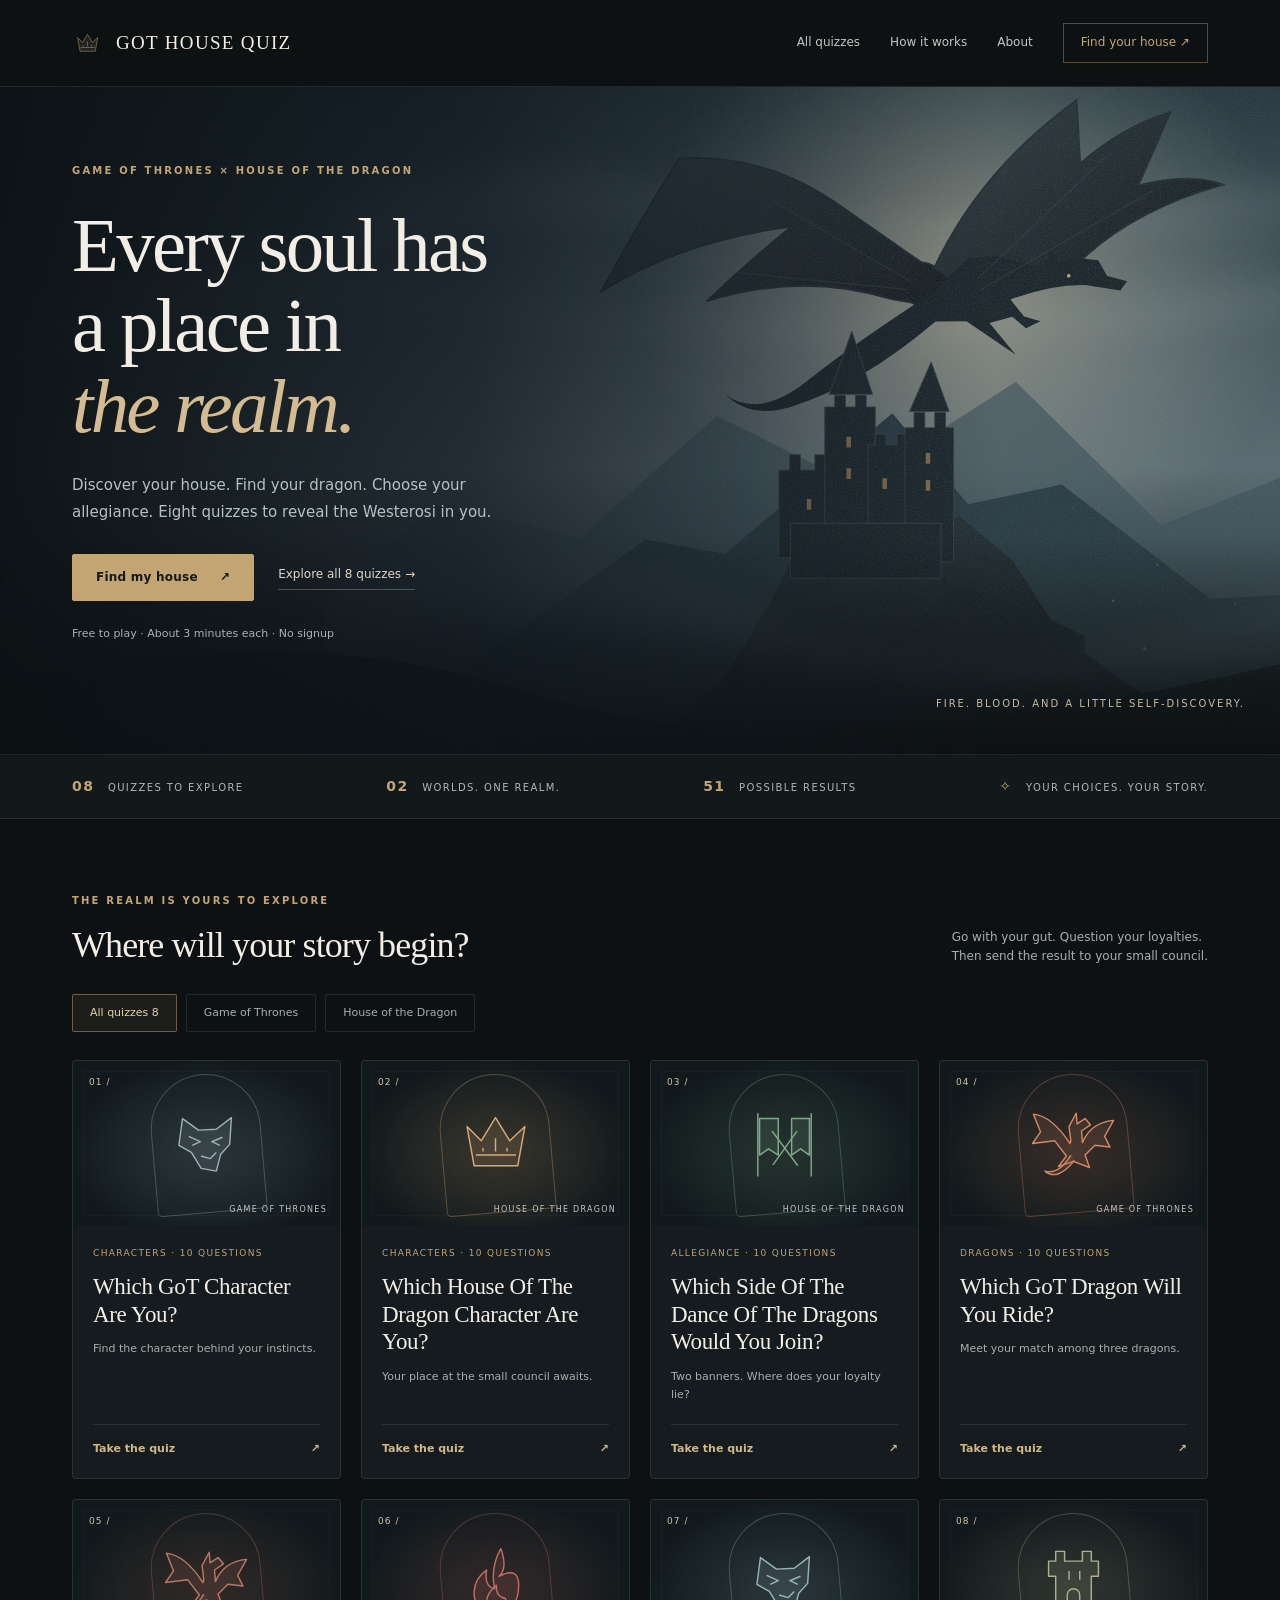
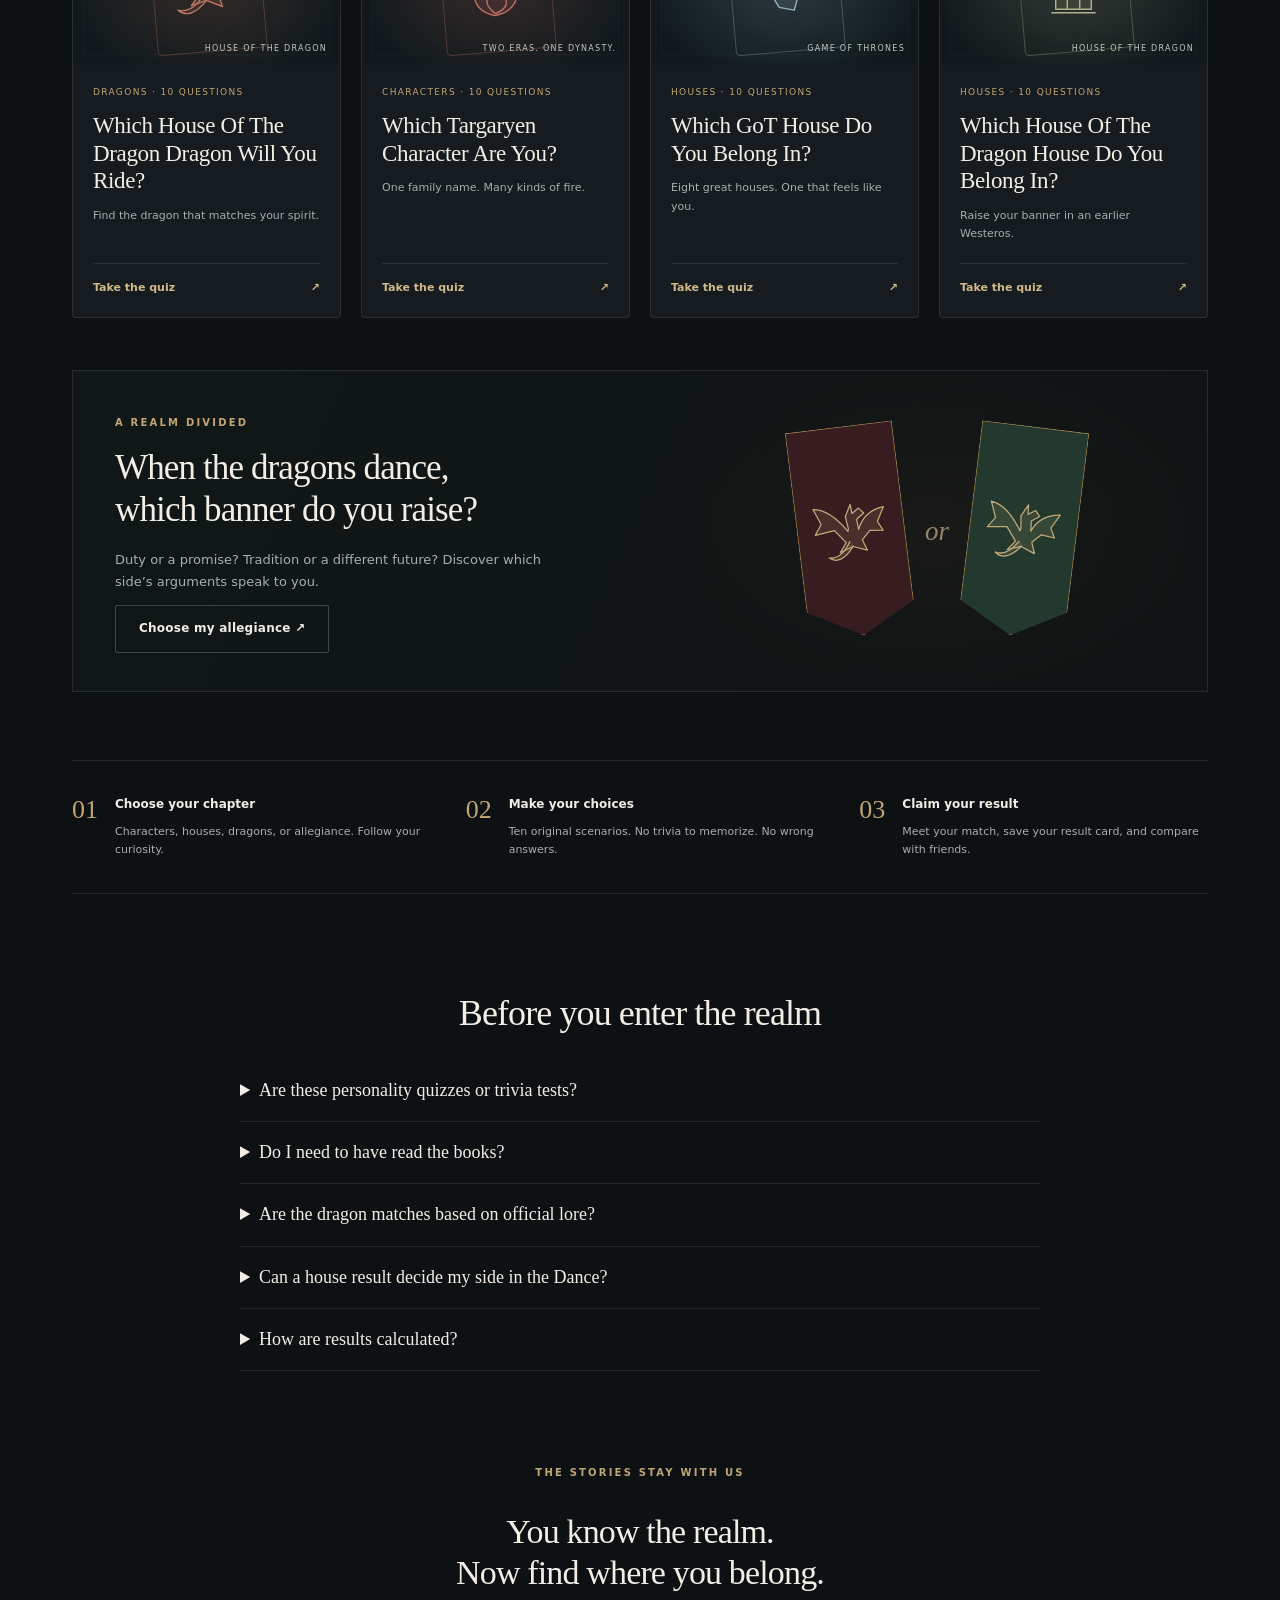
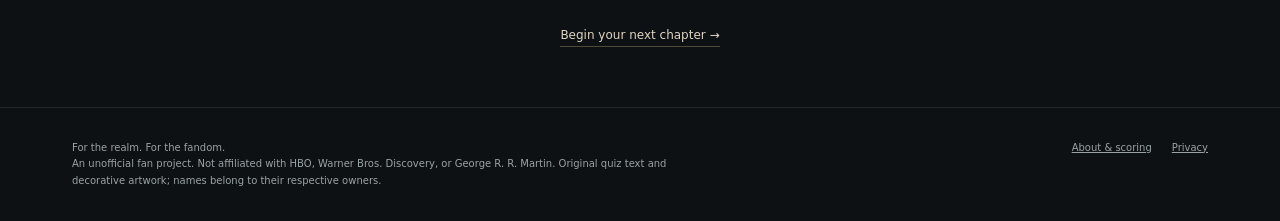
<file: index.html>
<!doctype html>
<html lang="en"><head><meta name="google-site-verification" content="bwlNrAToO60LU5d4-HhBfyoYWRVsmhYu_AOzkExhQyc" /><meta charset="utf-8"><meta name="viewport" content="width=device-width, initial-scale=1"><title>GoT House Quiz | 8 Game of Thrones &amp; House of the Dragon Quizzes</title><meta name="description" content="Find your Game of Thrones house, character, dragon, and more. Take eight free GoT and House of the Dragon personality quizzes with shareable results."><meta name="theme-color" content="#0d1113"><meta property="og:type" content="website"><meta property="og:title" content="GoT House Quiz | 8 Game of Thrones &amp; House of the Dragon Quizzes"><meta property="og:description" content="Find your Game of Thrones house, character, dragon, and more. Take eight free GoT and House of the Dragon personality quizzes with shareable results."><meta property="og:site_name" content="GoT House Quiz"><meta name="twitter:card" content="summary"><link rel="icon" type="image/svg+xml" href="favicon.svg"><link rel="stylesheet" href="styles.css"><script type="application/ld+json">{"@context":"https://schema.org","@type":"WebSite","name":"GoT House Quiz | 8 Game of Thrones & House of the Dragon Quizzes","description":"Find your Game of Thrones house, character, dragon, and more. Take eight free GoT and House of the Dragon personality quizzes with shareable results.","inLanguage":"en","isAccessibleForFree":true}</script><script src="app.js" defer></script></head><body><a class="skip" href="#main">Skip to content</a><header><div class="wrap"><nav class="nav" aria-label="Main navigation"><a class="brand" href="index.html"><svg viewBox="0 0 100 100" fill="currentColor" fill-opacity=".13" stroke="currentColor" stroke-width="1.6" stroke-linejoin="round" aria-hidden="true"><path d="M18 31l16 16 16-26 16 26 17-16-8 44H26z"/><path d="M28 63h45M36 55v4m14-15v15m13-4v4" fill="none"/></svg><span>GoT House Quiz</span></a><div class="nav-links"><a href="index.html#quizzes">All quizzes</a><a href="index.html#about">How it works</a><a href="about.html">About</a><a class="nav-cta" href="got-house.html">Find your house ↗</a></div></nav></div></header><main id="main"><section class="hero"><img class="scene" src="realm.svg" width="1600" height="740" alt="An original illustration of a dragon flying over a misty cliffside fortress" fetchpriority="high"><div class="wrap"><span class="eyebrow">GAME OF THRONES × HOUSE OF THE DRAGON</span><h1>Every soul has<br>a place in<br><em>the realm.</em></h1><p>Discover your house. Find your dragon. Choose your allegiance. Eight quizzes to reveal the Westerosi in you.</p><div class="hero-actions"><a class="btn" href="got-house.html">Find my house <span aria-hidden="true">↗</span></a><a class="text-link" href="#quizzes">Explore all 8 quizzes →</a></div><p class="micro">Free to play · About 3 minutes each · No signup</p></div><span class="index-number">FIRE. BLOOD. AND A LITTLE SELF-DISCOVERY.</span></section><div class="ribbon"><div class="wrap"><span><b>08</b> Quizzes to explore</span><span><b>02</b> Worlds. One realm.</span><span><b>51</b> Possible results</span><span><b>✧</b> Your choices. Your story.</span></div></div><section class="wrap section" id="quizzes"><div class="section-head"><div><span class="eyebrow">THE REALM IS YOURS TO EXPLORE</span><h2>Where will your story begin?</h2></div><p>Go with your gut. Question your loyalties.<br>Then send the result to your small council.</p></div><div class="filters" aria-label="Filter quizzes"><button class="filter" data-filter="all" aria-pressed="true">All quizzes <span>8</span></button><button class="filter" data-filter="got" aria-pressed="false">Game of Thrones</button><button class="filter" data-filter="hotd" aria-pressed="false">House of the Dragon</button></div><p id="filter-status" class="sr-only" role="status">Showing 8 quizzes.</p><div class="quiz-grid"><article class="card" data-series="got" style="--accent:#9bb1b8"><div class="card-art"><span class="num">01 /</span><svg viewBox="0 0 100 100" fill="currentColor" fill-opacity=".13" stroke="currentColor" stroke-width="1.6" stroke-linejoin="round" aria-hidden="true"><path d="M23 22l18 13 20-1 17-13-2 30-10 11-5 19-17-3-11-18-14-8z"/><path d="M30 42l13 6-9 4m34-9-12 5 9 4M44 64l10 3 7-7" fill="none"/></svg><span class="series-tag">GAME OF THRONES</span></div><div class="card-body"><span class="card-category">Characters · 10 questions</span><h3>Which GoT Character Are You?</h3><p>Find the character behind your instincts.</p><a href="got-character.html">Take the quiz <span aria-hidden="true">↗</span></a></div></article><article class="card" data-series="hotd" style="--accent:#d8aa77"><div class="card-art"><span class="num">02 /</span><svg viewBox="0 0 100 100" fill="currentColor" fill-opacity=".13" stroke="currentColor" stroke-width="1.6" stroke-linejoin="round" aria-hidden="true"><path d="M18 31l16 16 16-26 16 26 17-16-8 44H26z"/><path d="M28 63h45M36 55v4m14-15v15m13-4v4" fill="none"/></svg><span class="series-tag">HOUSE OF THE DRAGON</span></div><div class="card-body"><span class="card-category">Characters · 10 questions</span><h3>Which House Of The Dragon Character Are You?</h3><p>Your place at the small council awaits.</p><a href="hotd-character.html">Take the quiz <span aria-hidden="true">↗</span></a></div></article><article class="card" data-series="hotd" style="--accent:#80a98b"><div class="card-art"><span class="num">03 /</span><svg viewBox="0 0 100 100" fill="currentColor" fill-opacity=".13" stroke="currentColor" stroke-width="1.6" stroke-linejoin="round" aria-hidden="true"><path d="M20 16v71m60-71v71M22 22h21v41l-11-7-10 7zm36 0h20v41l-10-7-10 7z"/><path d="M37 74l27-38M36 36l29 39" fill="none"/></svg><span class="series-tag">HOUSE OF THE DRAGON</span></div><div class="card-body"><span class="card-category">Allegiance · 10 questions</span><h3>Which Side Of The Dance Of The Dragons Would You Join?</h3><p>Two banners. Where does your loyalty lie?</p><a href="dance-of-the-dragons.html">Take the quiz <span aria-hidden="true">↗</span></a></div></article><article class="card" data-series="got" style="--accent:#d28765"><div class="card-art"><span class="num">04 /</span><svg viewBox="0 0 100 100" fill="currentColor" fill-opacity=".13" stroke="currentColor" stroke-width="1.6" stroke-linejoin="round" aria-hidden="true"><path d="M46 50C29 24 14 18 5 17l8 20-9 13 25-3 13 17-9 12 17-6 18 7-5-14 11-11 17 2-6-12 10-18C74 26 65 37 60 49l-1-13 10-7-6-7-9 6-1-12-8 15 2 16z"/><path d="M47 63q-13 22-29 18 14 12 33-12"/></svg><span class="series-tag">GAME OF THRONES</span></div><div class="card-body"><span class="card-category">Dragons · 10 questions</span><h3>Which GoT Dragon Will You Ride?</h3><p>Meet your match among three dragons.</p><a href="got-dragon.html">Take the quiz <span aria-hidden="true">↗</span></a></div></article><article class="card" data-series="hotd" style="--accent:#b97762"><div class="card-art"><span class="num">05 /</span><svg viewBox="0 0 100 100" fill="currentColor" fill-opacity=".13" stroke="currentColor" stroke-width="1.6" stroke-linejoin="round" aria-hidden="true"><path d="M46 50C29 24 14 18 5 17l8 20-9 13 25-3 13 17-9 12 17-6 18 7-5-14 11-11 17 2-6-12 10-18C74 26 65 37 60 49l-1-13 10-7-6-7-9 6-1-12-8 15 2 16z"/><path d="M47 63q-13 22-29 18 14 12 33-12"/></svg><span class="series-tag">HOUSE OF THE DRAGON</span></div><div class="card-body"><span class="card-category">Dragons · 10 questions</span><h3>Which House Of The Dragon Dragon Will You Ride?</h3><p>Find the dragon that matches your spirit.</p><a href="hotd-dragon.html">Take the quiz <span aria-hidden="true">↗</span></a></div></article><article class="card" data-series="both" style="--accent:#bf6e65"><div class="card-art"><span class="num">06 /</span><svg viewBox="0 0 100 100" fill="currentColor" fill-opacity=".13" stroke="currentColor" stroke-width="1.6" stroke-linejoin="round" aria-hidden="true"><path d="M56 12q8 22-2 31 23-12 22 12-1 28-27 32-24-5-23-27 1-15 14-24-3 19 9 21-5-24 7-45z"/><path d="M50 85q-20-14 1-32-1 13 10 15 5 10-11 17" fill="none"/></svg><span class="series-tag">TWO ERAS. ONE DYNASTY.</span></div><div class="card-body"><span class="card-category">Characters · 10 questions</span><h3>Which Targaryen Character Are You?</h3><p>One family name. Many kinds of fire.</p><a href="targaryen-character.html">Take the quiz <span aria-hidden="true">↗</span></a></div></article><article class="card" data-series="got" style="--accent:#96b4bd"><div class="card-art"><span class="num">07 /</span><svg viewBox="0 0 100 100" fill="currentColor" fill-opacity=".13" stroke="currentColor" stroke-width="1.6" stroke-linejoin="round" aria-hidden="true"><path d="M23 22l18 13 20-1 17-13-2 30-10 11-5 19-17-3-11-18-14-8z"/><path d="M30 42l13 6-9 4m34-9-12 5 9 4M44 64l10 3 7-7" fill="none"/></svg><span class="series-tag">GAME OF THRONES</span></div><div class="card-body"><span class="card-category">Houses · 10 questions</span><h3>Which GoT House Do You Belong In?</h3><p>Eight great houses. One that feels like you.</p><a href="got-house.html">Take the quiz <span aria-hidden="true">↗</span></a></div></article><article class="card" data-series="hotd" style="--accent:#aeb08c"><div class="card-art"><span class="num">08 /</span><svg viewBox="0 0 100 100" fill="currentColor" fill-opacity=".13" stroke="currentColor" stroke-width="1.6" stroke-linejoin="round" aria-hidden="true"><path d="M30 26V15h10v11h20V15h10v11h8v17h-8v37H30V43h-8V26z"/><path d="M43 80V64a7 7 0 0 1 14 0v16M45 37v10m12-10v10M25 84h50" fill="none"/></svg><span class="series-tag">HOUSE OF THE DRAGON</span></div><div class="card-body"><span class="card-category">Houses · 10 questions</span><h3>Which House Of The Dragon House Do You Belong In?</h3><p>Raise your banner in an earlier Westeros.</p><a href="hotd-house.html">Take the quiz <span aria-hidden="true">↗</span></a></div></article></div><aside class="feature"><div class="feature-copy"><span class="eyebrow">A REALM DIVIDED</span><h2>When the dragons dance,<br>which banner do you raise?</h2><p>Duty or a promise? Tradition or a different future? Discover which side’s arguments speak to you.</p><a class="btn outline" href="dance-of-the-dragons.html">Choose my allegiance ↗</a></div><div class="feature-art" aria-hidden="true"><div class="banner"><svg viewBox="0 0 100 100" fill="currentColor" fill-opacity=".13" stroke="currentColor" stroke-width="1.6" stroke-linejoin="round" aria-hidden="true"><path d="M46 50C29 24 14 18 5 17l8 20-9 13 25-3 13 17-9 12 17-6 18 7-5-14 11-11 17 2-6-12 10-18C74 26 65 37 60 49l-1-13 10-7-6-7-9 6-1-12-8 15 2 16z"/><path d="M47 63q-13 22-29 18 14 12 33-12"/></svg></div><span>or</span><div class="banner"><svg viewBox="0 0 100 100" fill="currentColor" fill-opacity=".13" stroke="currentColor" stroke-width="1.6" stroke-linejoin="round" aria-hidden="true"><path d="M46 50C29 24 14 18 5 17l8 20-9 13 25-3 13 17-9 12 17-6 18 7-5-14 11-11 17 2-6-12 10-18C74 26 65 37 60 49l-1-13 10-7-6-7-9 6-1-12-8 15 2 16z"/><path d="M47 63q-13 22-29 18 14 12 33-12"/></svg></div></div></aside></section><section class="wrap" id="about"><div class="how"><article><strong>01</strong><div><h3>Choose your chapter</h3><p>Characters, houses, dragons, or allegiance. Follow your curiosity.</p></div></article><article><strong>02</strong><div><h3>Make your choices</h3><p>Ten original scenarios. No trivia to memorize. No wrong answers.</p></div></article><article><strong>03</strong><div><h3>Claim your result</h3><p>Meet your match, save your result card, and compare with friends.</p></div></article></div></section><section class="wrap section"><div class="faq"><h2>Before you enter the realm</h2><details><summary>Are these personality quizzes or trivia tests?</summary><p>Personality quizzes. Your preferences and decisions shape the result. You do not need to remember dates, family trees, or episode details.</p></details><details><summary>Do I need to have read the books?</summary><p>No. These quizzes are inspired by the television worlds and avoid book-only plot reveals. Names, general personalities, houses, and the central Blacks-versus-Greens conflict are referenced.</p></details><details><summary>Are the dragon matches based on official lore?</summary><p>The dragon names come from the shows; the rider styles and compatibility descriptions are playful fan interpretations. Results do not predict canon bonds or claim to reproduce official dragon personalities.</p></details><details><summary>Can a house result decide my side in the Dance?</summary><p>No. House belonging and allegiance are separate quizzes with separate questions. A Targaryen house result, for example, does not determine whether you join the Blacks or the Greens.</p></details><details><summary>How are results calculated?</summary><p>Each answer awards affinity points. Totals are adjusted for how many points each result can earn, then ranked. Ties are identified on the result screen. Read the <a href="about.html">scoring explanation</a> for details.</p></details></div></section><section class="wrap closing"><span class="eyebrow">THE STORIES STAY WITH US</span><h2>You know the realm.<br>Now find where you belong.</h2><a class="text-link" href="#quizzes">Begin your next chapter →</a></section></main><footer><div class="wrap"><p>For the realm. For the fandom.<br>An unofficial fan project. Not affiliated with HBO, Warner Bros. Discovery, or George R. R. Martin. Original quiz text and decorative artwork; names belong to their respective owners.</p><div class="footer-links"><a href="about.html">About & scoring</a><a href="privacy.html">Privacy</a></div></div></footer></body></html>
</file>
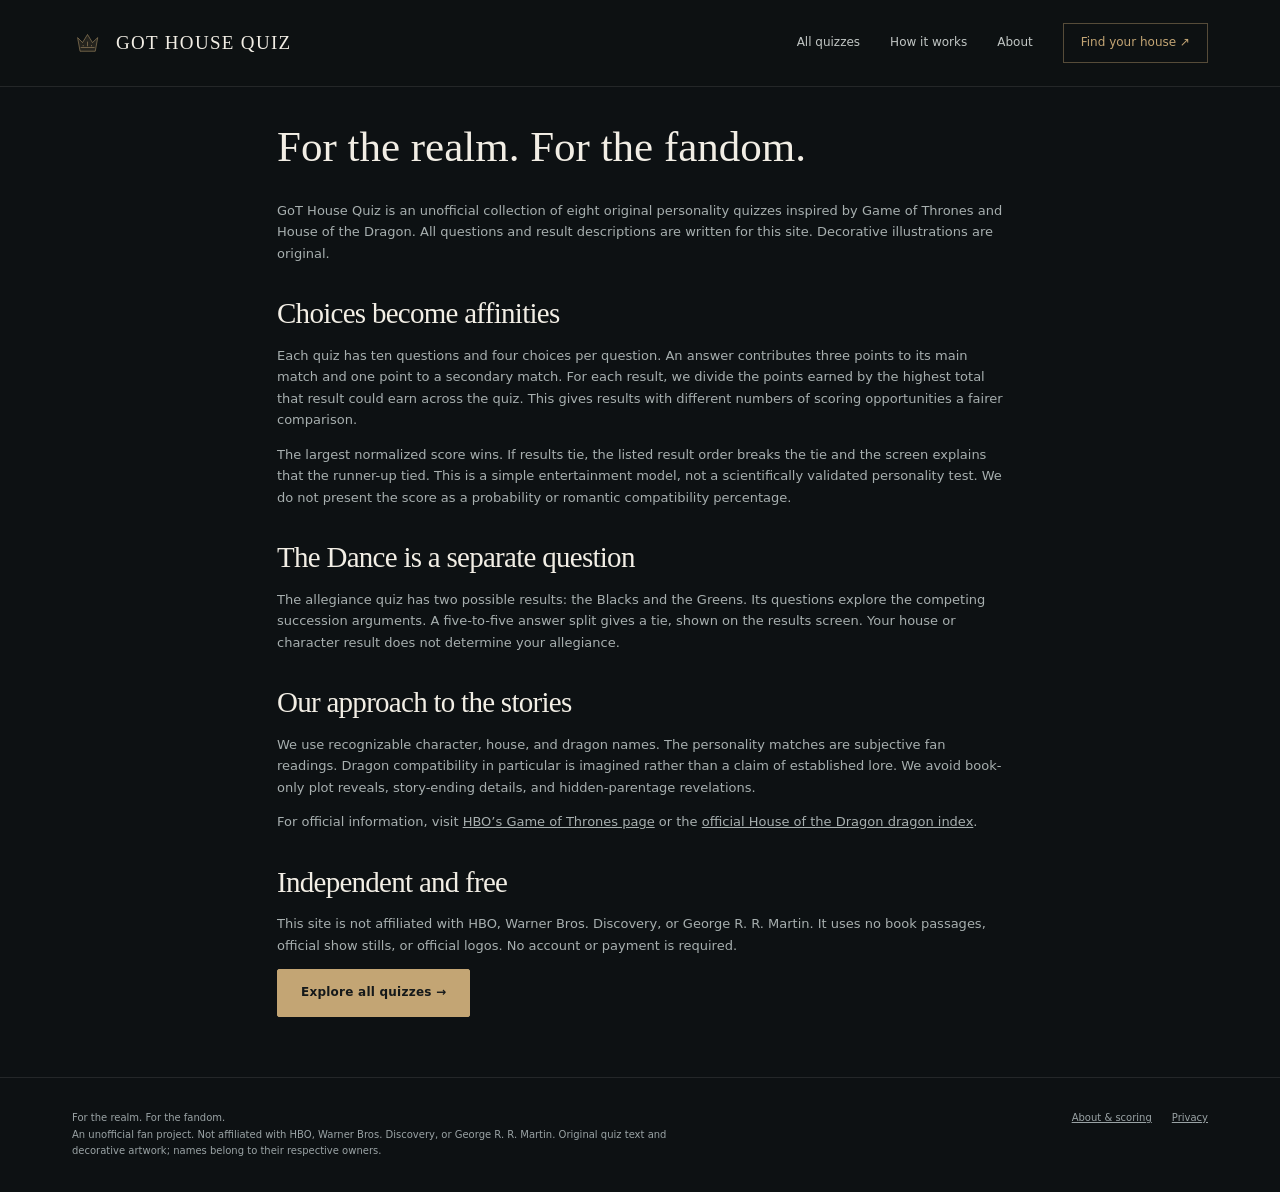
<file: about.html>
<!doctype html>
<html lang="en"><head><meta charset="utf-8"><meta name="viewport" content="width=device-width, initial-scale=1"><title>About &amp; Scoring | GoT House Quiz</title><meta name="description" content="Learn how our eight original fan personality quizzes calculate results and handle ties, privacy, and fictional character interpretations."><meta name="theme-color" content="#0d1113"><meta property="og:type" content="website"><meta property="og:title" content="About &amp; Scoring | GoT House Quiz"><meta property="og:description" content="Learn how our eight original fan personality quizzes calculate results and handle ties, privacy, and fictional character interpretations."><meta property="og:site_name" content="GoT House Quiz"><meta name="twitter:card" content="summary"><link rel="icon" type="image/svg+xml" href="favicon.svg"><link rel="stylesheet" href="styles.css"><script type="application/ld+json">{"@context":"https://schema.org","@type":"WebPage","name":"About & Scoring | GoT House Quiz","description":"Learn how our eight original fan personality quizzes calculate results and handle ties, privacy, and fictional character interpretations.","inLanguage":"en","isAccessibleForFree":true}</script><script src="app.js" defer></script></head><body><a class="skip" href="#main">Skip to content</a><header><div class="wrap"><nav class="nav" aria-label="Main navigation"><a class="brand" href="index.html"><svg viewBox="0 0 100 100" fill="currentColor" fill-opacity=".13" stroke="currentColor" stroke-width="1.6" stroke-linejoin="round" aria-hidden="true"><path d="M18 31l16 16 16-26 16 26 17-16-8 44H26z"/><path d="M28 63h45M36 55v4m14-15v15m13-4v4" fill="none"/></svg><span>GoT House Quiz</span></a><div class="nav-links"><a href="index.html#quizzes">All quizzes</a><a href="index.html#about">How it works</a><a href="about.html">About</a><a class="nav-cta" href="got-house.html">Find your house ↗</a></div></nav></div></header><main id="main"><div class="wrap text-content"><h1>For the realm. For the fandom.</h1><p>GoT House Quiz is an unofficial collection of eight original personality quizzes inspired by Game of Thrones and House of the Dragon. All questions and result descriptions are written for this site. Decorative illustrations are original.</p><h2>Choices become affinities</h2><p>Each quiz has ten questions and four choices per question. An answer contributes three points to its main match and one point to a secondary match. For each result, we divide the points earned by the highest total that result could earn across the quiz. This gives results with different numbers of scoring opportunities a fairer comparison.</p><p>The largest normalized score wins. If results tie, the listed result order breaks the tie and the screen explains that the runner-up tied. This is a simple entertainment model, not a scientifically validated personality test. We do not present the score as a probability or romantic compatibility percentage.</p><h2>The Dance is a separate question</h2><p>The allegiance quiz has two possible results: the Blacks and the Greens. Its questions explore the competing succession arguments. A five-to-five answer split gives a tie, shown on the results screen. Your house or character result does not determine your allegiance.</p><h2>Our approach to the stories</h2><p>We use recognizable character, house, and dragon names. The personality matches are subjective fan readings. Dragon compatibility in particular is imagined rather than a claim of established lore. We avoid book-only plot reveals, story-ending details, and hidden-parentage revelations.</p><p>For official information, visit <a href="https://www.hbo.com/game-of-thrones">HBO’s Game of Thrones page</a> or the <a href="https://hotd-dragon-index.micro.hbo.com/">official House of the Dragon dragon index</a>.</p><h2>Independent and free</h2><p>This site is not affiliated with HBO, Warner Bros. Discovery, or George R. R. Martin. It uses no book passages, official show stills, or official logos. No account or payment is required.</p><a class="btn" href="index.html#quizzes">Explore all quizzes →</a></div></main><footer><div class="wrap"><p>For the realm. For the fandom.<br>An unofficial fan project. Not affiliated with HBO, Warner Bros. Discovery, or George R. R. Martin. Original quiz text and decorative artwork; names belong to their respective owners.</p><div class="footer-links"><a href="about.html">About & scoring</a><a href="privacy.html">Privacy</a></div></div></footer></body></html>
</file>
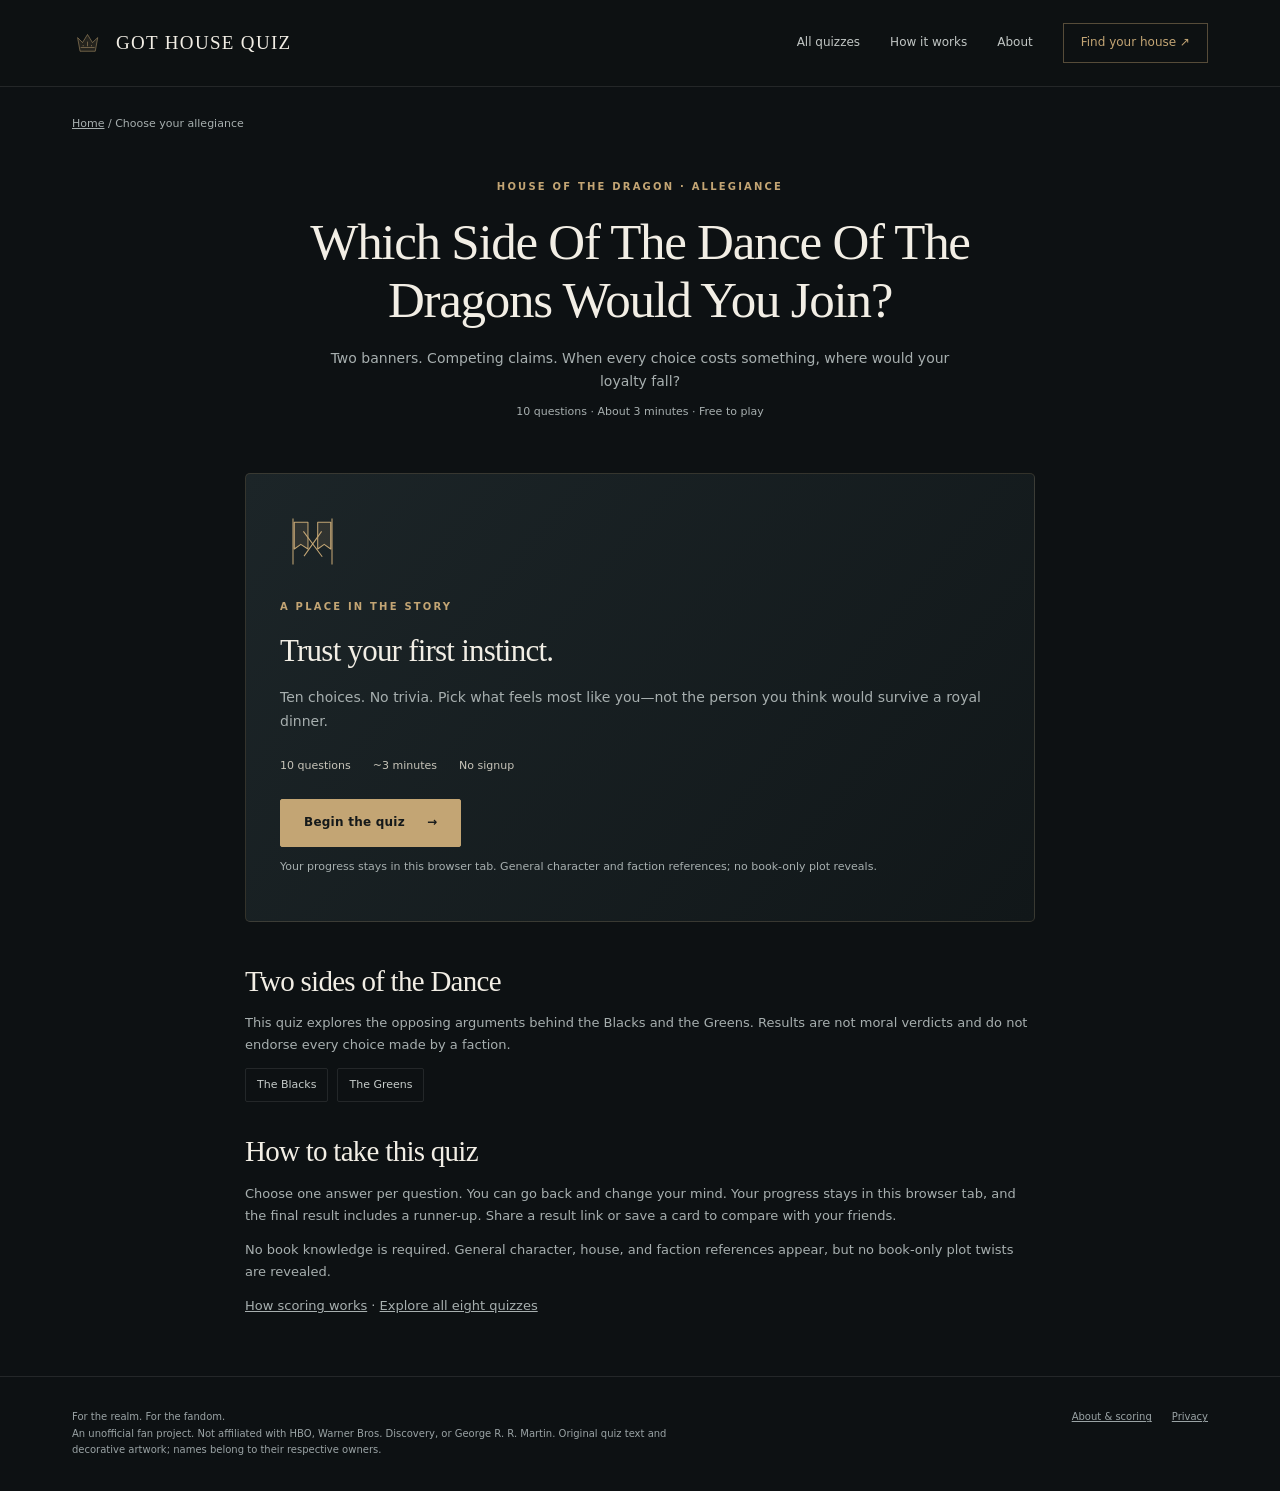
<file: dance-of-the-dragons.html>
<!doctype html>
<html lang="en"><head><meta charset="utf-8"><meta name="viewport" content="width=device-width, initial-scale=1"><title>Which Side Of The Dance Of The Dragons Would You Join? | GoT House Quiz</title><meta name="description" content="Team Black or Team Green? Take a ten-question Dance of the Dragons allegiance quiz exploring oaths, succession, institutions, and change."><meta name="theme-color" content="#0d1113"><meta property="og:type" content="website"><meta property="og:title" content="Which Side Of The Dance Of The Dragons Would You Join? | GoT House Quiz"><meta property="og:description" content="Team Black or Team Green? Take a ten-question Dance of the Dragons allegiance quiz exploring oaths, succession, institutions, and change."><meta property="og:site_name" content="GoT House Quiz"><meta name="twitter:card" content="summary"><link rel="icon" type="image/svg+xml" href="favicon.svg"><link rel="stylesheet" href="styles.css"><script type="application/ld+json">{"@context":"https://schema.org","@type":"WebPage","name":"Which Side Of The Dance Of The Dragons Would You Join? | GoT House Quiz","description":"Team Black or Team Green? Take a ten-question Dance of the Dragons allegiance quiz exploring oaths, succession, institutions, and change.","inLanguage":"en","isAccessibleForFree":true}</script><script src="quiz-data.js" defer></script><script src="quiz-engine.js" defer></script><script src="app.js" defer></script></head><body data-quiz="dance-of-the-dragons"><a class="skip" href="#main">Skip to content</a><header><div class="wrap"><nav class="nav" aria-label="Main navigation"><a class="brand" href="index.html"><svg viewBox="0 0 100 100" fill="currentColor" fill-opacity=".13" stroke="currentColor" stroke-width="1.6" stroke-linejoin="round" aria-hidden="true"><path d="M18 31l16 16 16-26 16 26 17-16-8 44H26z"/><path d="M28 63h45M36 55v4m14-15v15m13-4v4" fill="none"/></svg><span>GoT House Quiz</span></a><div class="nav-links"><a href="index.html#quizzes">All quizzes</a><a href="index.html#about">How it works</a><a href="about.html">About</a><a class="nav-cta" href="got-house.html">Find your house ↗</a></div></nav></div></header><main id="main"><div class="wrap"><div class="breadcrumbs"><a href="index.html">Home</a> / Choose your allegiance</div><div class="page-head"><span class="eyebrow">HOUSE OF THE DRAGON · ALLEGIANCE</span><h1>Which Side Of The Dance Of The Dragons Would You Join?</h1><p>Two banners. Competing claims. When every choice costs something, where would your loyalty fall?</p><p class="micro">10 questions · About 3 minutes · Free to play</p></div><div id="quiz-emblem" hidden><svg viewBox="0 0 100 100" fill="currentColor" fill-opacity=".13" stroke="currentColor" stroke-width="1.6" stroke-linejoin="round" aria-hidden="true"><path d="M20 16v71m60-71v71M22 22h21v41l-11-7-10 7zm36 0h20v41l-10-7-10 7z"/><path d="M37 74l27-38M36 36l29 39" fill="none"/></svg></div><section class="quiz-shell" id="quiz" tabindex="-1" aria-label="Interactive personality quiz"><h2>Your story starts here.</h2><p>Enable JavaScript to take the quiz and reveal your result.</p></section><noscript><p class="noscript">This interactive quiz needs JavaScript. You can still read the quiz description and possible matches below.</p></noscript><section class="text-content"><h2>Two sides of the Dance</h2><p>This quiz explores the opposing arguments behind the Blacks and the Greens. Results are not moral verdicts and do not endorse every choice made by a faction.</p><div class="outcomes"><span>The Blacks</span><span>The Greens</span></div><h2>How to take this quiz</h2><p>Choose one answer per question. You can go back and change your mind. Your progress stays in this browser tab, and the final result includes a runner-up. Share a result link or save a card to compare with your friends.</p><p>No book knowledge is required. General character, house, and faction references appear, but no book-only plot twists are revealed.</p><p><a href="about.html">How scoring works</a> · <a href="index.html#quizzes">Explore all eight quizzes</a></p></section></div></main><footer><div class="wrap"><p>For the realm. For the fandom.<br>An unofficial fan project. Not affiliated with HBO, Warner Bros. Discovery, or George R. R. Martin. Original quiz text and decorative artwork; names belong to their respective owners.</p><div class="footer-links"><a href="about.html">About & scoring</a><a href="privacy.html">Privacy</a></div></div></footer></body></html>
</file>
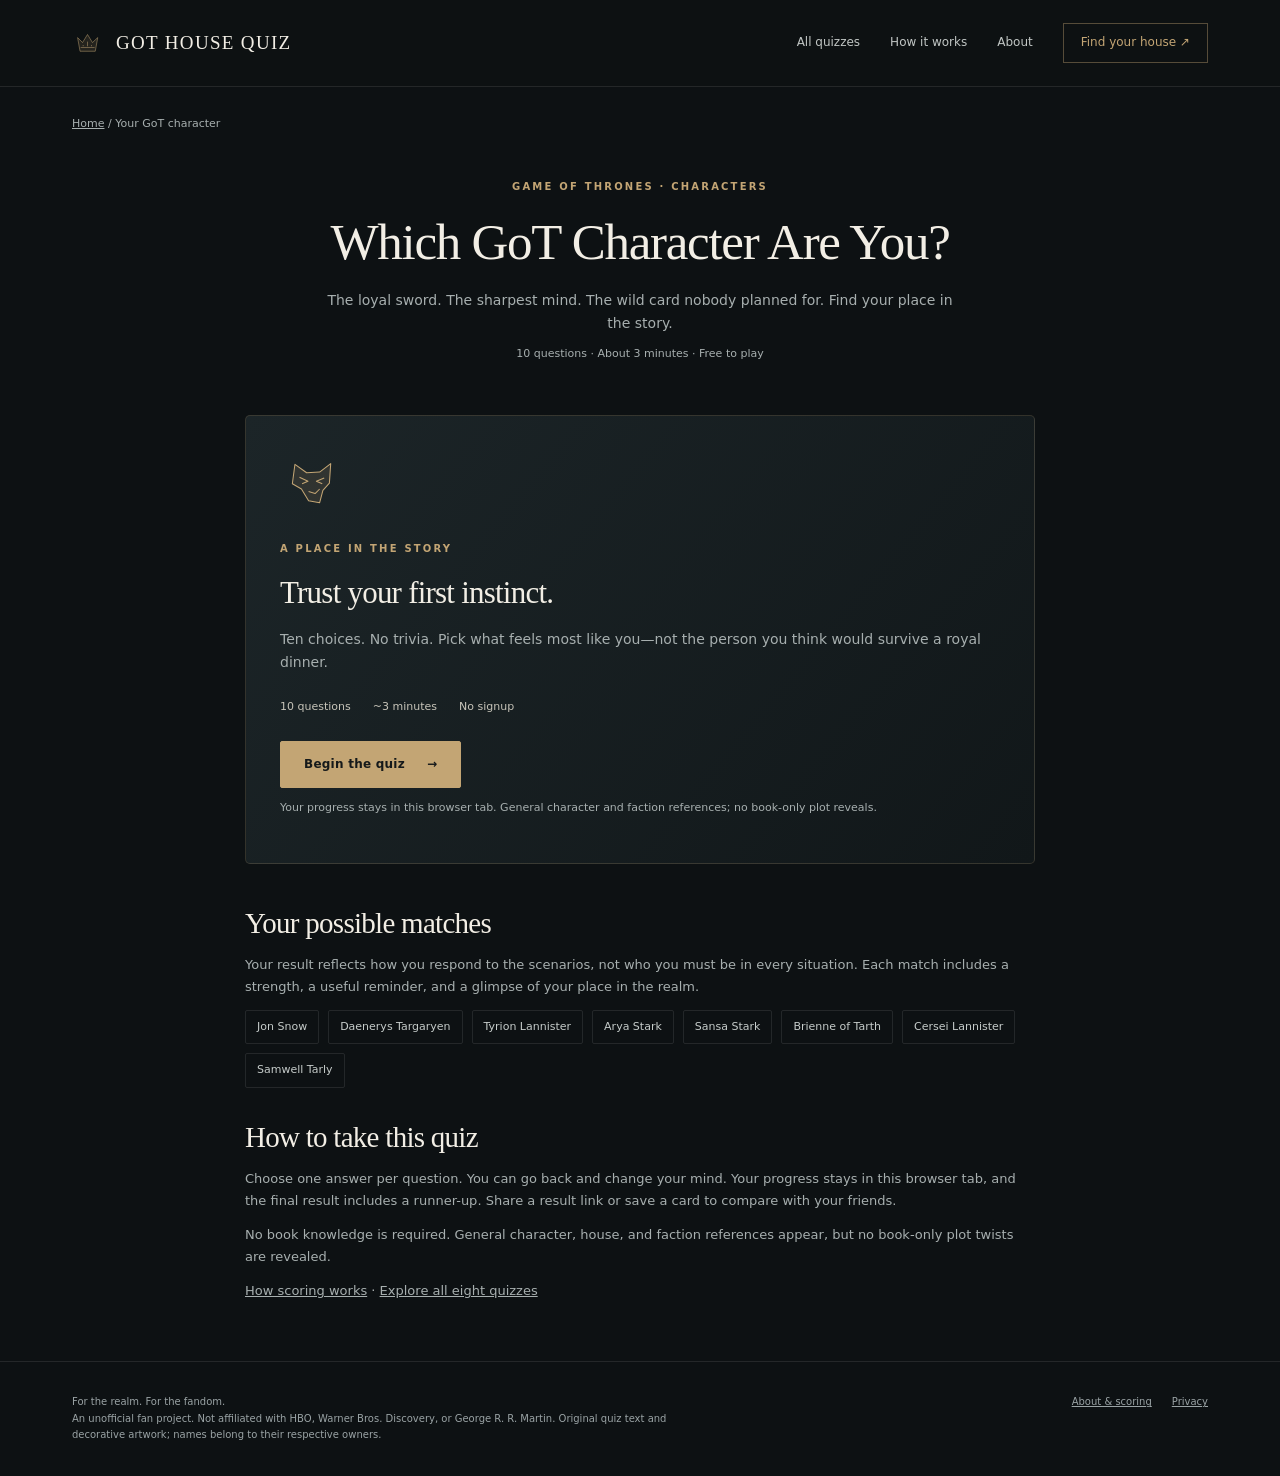
<file: got-character.html>
<!doctype html>
<html lang="en"><head><meta charset="utf-8"><meta name="viewport" content="width=device-width, initial-scale=1"><title>Which GoT Character Are You? | GoT House Quiz</title><meta name="description" content="Take this free Game of Thrones character quiz. Ten personality questions match you with Jon Snow, Arya Stark, Tyrion Lannister, and more."><meta name="theme-color" content="#0d1113"><meta property="og:type" content="website"><meta property="og:title" content="Which GoT Character Are You? | GoT House Quiz"><meta property="og:description" content="Take this free Game of Thrones character quiz. Ten personality questions match you with Jon Snow, Arya Stark, Tyrion Lannister, and more."><meta property="og:site_name" content="GoT House Quiz"><meta name="twitter:card" content="summary"><link rel="icon" type="image/svg+xml" href="favicon.svg"><link rel="stylesheet" href="styles.css"><script type="application/ld+json">{"@context":"https://schema.org","@type":"WebPage","name":"Which GoT Character Are You? | GoT House Quiz","description":"Take this free Game of Thrones character quiz. Ten personality questions match you with Jon Snow, Arya Stark, Tyrion Lannister, and more.","inLanguage":"en","isAccessibleForFree":true}</script><script src="quiz-data.js" defer></script><script src="quiz-engine.js" defer></script><script src="app.js" defer></script></head><body data-quiz="got-character"><a class="skip" href="#main">Skip to content</a><header><div class="wrap"><nav class="nav" aria-label="Main navigation"><a class="brand" href="index.html"><svg viewBox="0 0 100 100" fill="currentColor" fill-opacity=".13" stroke="currentColor" stroke-width="1.6" stroke-linejoin="round" aria-hidden="true"><path d="M18 31l16 16 16-26 16 26 17-16-8 44H26z"/><path d="M28 63h45M36 55v4m14-15v15m13-4v4" fill="none"/></svg><span>GoT House Quiz</span></a><div class="nav-links"><a href="index.html#quizzes">All quizzes</a><a href="index.html#about">How it works</a><a href="about.html">About</a><a class="nav-cta" href="got-house.html">Find your house ↗</a></div></nav></div></header><main id="main"><div class="wrap"><div class="breadcrumbs"><a href="index.html">Home</a> / Your GoT character</div><div class="page-head"><span class="eyebrow">GAME OF THRONES · CHARACTERS</span><h1>Which GoT Character Are You?</h1><p>The loyal sword. The sharpest mind. The wild card nobody planned for. Find your place in the story.</p><p class="micro">10 questions · About 3 minutes · Free to play</p></div><div id="quiz-emblem" hidden><svg viewBox="0 0 100 100" fill="currentColor" fill-opacity=".13" stroke="currentColor" stroke-width="1.6" stroke-linejoin="round" aria-hidden="true"><path d="M23 22l18 13 20-1 17-13-2 30-10 11-5 19-17-3-11-18-14-8z"/><path d="M30 42l13 6-9 4m34-9-12 5 9 4M44 64l10 3 7-7" fill="none"/></svg></div><section class="quiz-shell" id="quiz" tabindex="-1" aria-label="Interactive personality quiz"><h2>Your story starts here.</h2><p>Enable JavaScript to take the quiz and reveal your result.</p></section><noscript><p class="noscript">This interactive quiz needs JavaScript. You can still read the quiz description and possible matches below.</p></noscript><section class="text-content"><h2>Your possible matches</h2><p>Your result reflects how you respond to the scenarios, not who you must be in every situation. Each match includes a strength, a useful reminder, and a glimpse of your place in the realm.</p><div class="outcomes"><span>Jon Snow</span><span>Daenerys Targaryen</span><span>Tyrion Lannister</span><span>Arya Stark</span><span>Sansa Stark</span><span>Brienne of Tarth</span><span>Cersei Lannister</span><span>Samwell Tarly</span></div><h2>How to take this quiz</h2><p>Choose one answer per question. You can go back and change your mind. Your progress stays in this browser tab, and the final result includes a runner-up. Share a result link or save a card to compare with your friends.</p><p>No book knowledge is required. General character, house, and faction references appear, but no book-only plot twists are revealed.</p><p><a href="about.html">How scoring works</a> · <a href="index.html#quizzes">Explore all eight quizzes</a></p></section></div></main><footer><div class="wrap"><p>For the realm. For the fandom.<br>An unofficial fan project. Not affiliated with HBO, Warner Bros. Discovery, or George R. R. Martin. Original quiz text and decorative artwork; names belong to their respective owners.</p><div class="footer-links"><a href="about.html">About & scoring</a><a href="privacy.html">Privacy</a></div></div></footer></body></html>
</file>
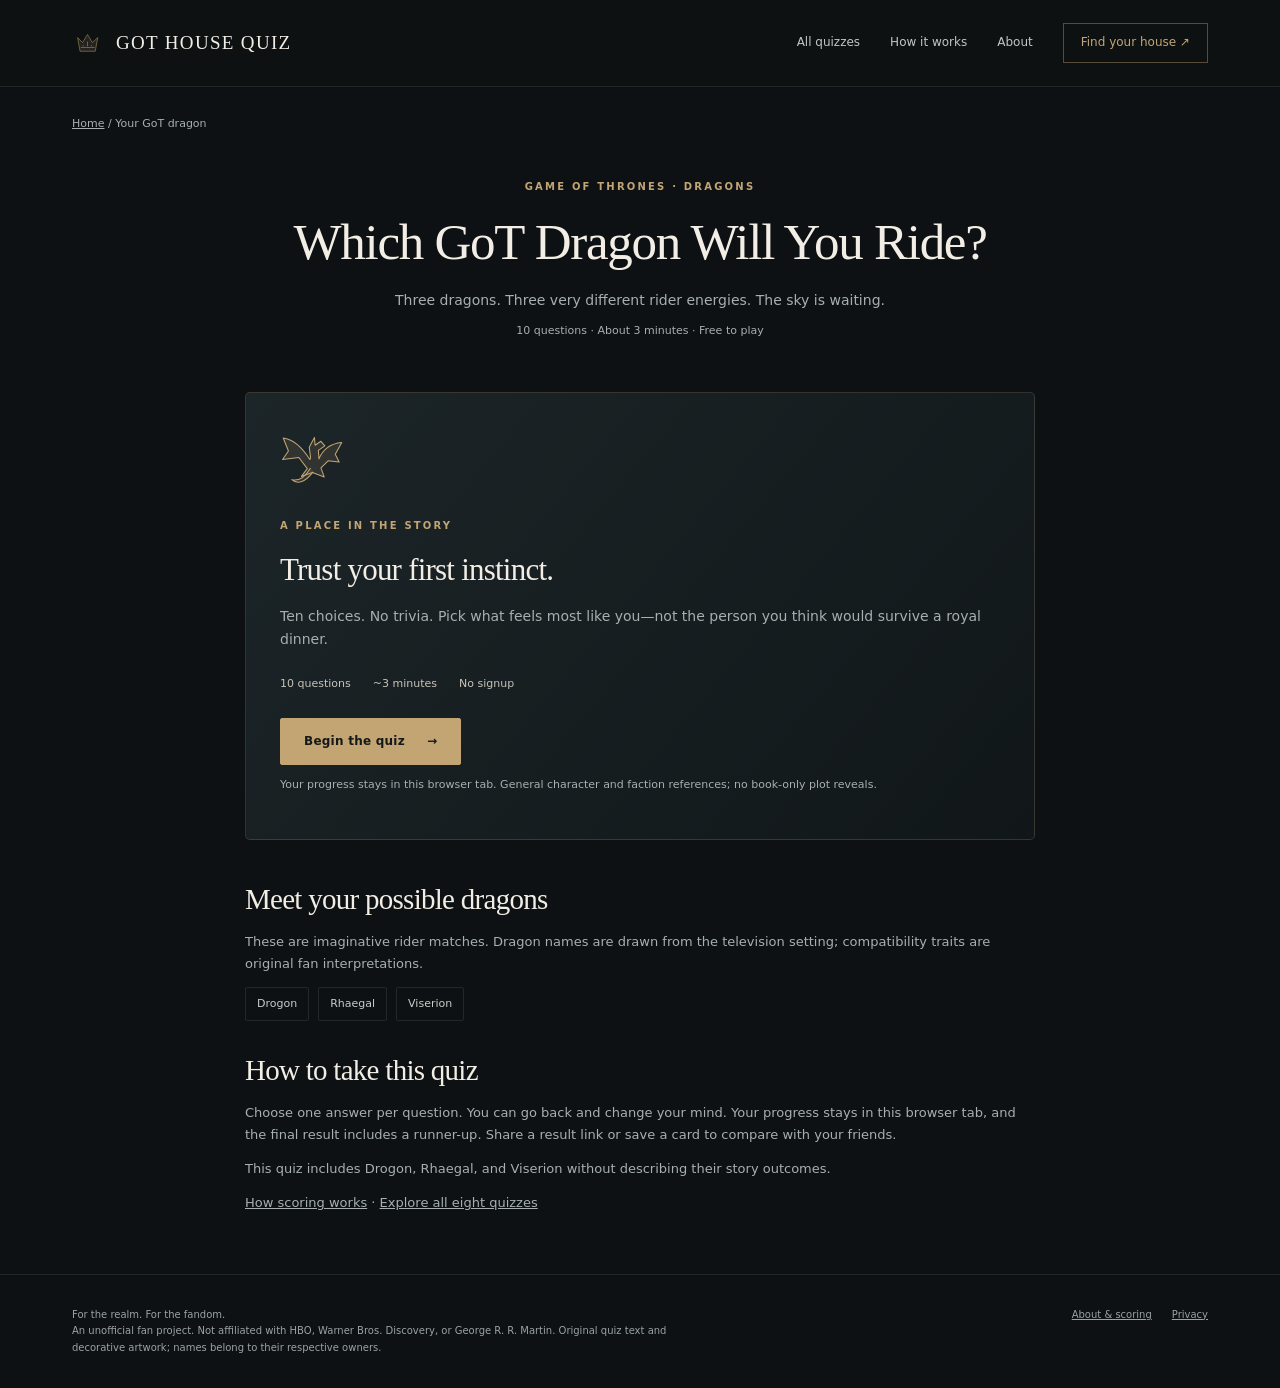
<file: got-dragon.html>
<!doctype html>
<html lang="en"><head><meta charset="utf-8"><meta name="viewport" content="width=device-width, initial-scale=1"><title>Which GoT Dragon Will You Ride? | GoT House Quiz</title><meta name="description" content="Drogon, Rhaegal, or Viserion? Find your Game of Thrones dragon through ten questions about courage, instinct, and connection."><meta name="theme-color" content="#0d1113"><meta property="og:type" content="website"><meta property="og:title" content="Which GoT Dragon Will You Ride? | GoT House Quiz"><meta property="og:description" content="Drogon, Rhaegal, or Viserion? Find your Game of Thrones dragon through ten questions about courage, instinct, and connection."><meta property="og:site_name" content="GoT House Quiz"><meta name="twitter:card" content="summary"><link rel="icon" type="image/svg+xml" href="favicon.svg"><link rel="stylesheet" href="styles.css"><script type="application/ld+json">{"@context":"https://schema.org","@type":"WebPage","name":"Which GoT Dragon Will You Ride? | GoT House Quiz","description":"Drogon, Rhaegal, or Viserion? Find your Game of Thrones dragon through ten questions about courage, instinct, and connection.","inLanguage":"en","isAccessibleForFree":true}</script><script src="quiz-data.js" defer></script><script src="quiz-engine.js" defer></script><script src="app.js" defer></script></head><body data-quiz="got-dragon"><a class="skip" href="#main">Skip to content</a><header><div class="wrap"><nav class="nav" aria-label="Main navigation"><a class="brand" href="index.html"><svg viewBox="0 0 100 100" fill="currentColor" fill-opacity=".13" stroke="currentColor" stroke-width="1.6" stroke-linejoin="round" aria-hidden="true"><path d="M18 31l16 16 16-26 16 26 17-16-8 44H26z"/><path d="M28 63h45M36 55v4m14-15v15m13-4v4" fill="none"/></svg><span>GoT House Quiz</span></a><div class="nav-links"><a href="index.html#quizzes">All quizzes</a><a href="index.html#about">How it works</a><a href="about.html">About</a><a class="nav-cta" href="got-house.html">Find your house ↗</a></div></nav></div></header><main id="main"><div class="wrap"><div class="breadcrumbs"><a href="index.html">Home</a> / Your GoT dragon</div><div class="page-head"><span class="eyebrow">GAME OF THRONES · DRAGONS</span><h1>Which GoT Dragon Will You Ride?</h1><p>Three dragons. Three very different rider energies. The sky is waiting.</p><p class="micro">10 questions · About 3 minutes · Free to play</p></div><div id="quiz-emblem" hidden><svg viewBox="0 0 100 100" fill="currentColor" fill-opacity=".13" stroke="currentColor" stroke-width="1.6" stroke-linejoin="round" aria-hidden="true"><path d="M46 50C29 24 14 18 5 17l8 20-9 13 25-3 13 17-9 12 17-6 18 7-5-14 11-11 17 2-6-12 10-18C74 26 65 37 60 49l-1-13 10-7-6-7-9 6-1-12-8 15 2 16z"/><path d="M47 63q-13 22-29 18 14 12 33-12"/></svg></div><section class="quiz-shell" id="quiz" tabindex="-1" aria-label="Interactive personality quiz"><h2>Your story starts here.</h2><p>Enable JavaScript to take the quiz and reveal your result.</p></section><noscript><p class="noscript">This interactive quiz needs JavaScript. You can still read the quiz description and possible matches below.</p></noscript><section class="text-content"><h2>Meet your possible dragons</h2><p>These are imaginative rider matches. Dragon names are drawn from the television setting; compatibility traits are original fan interpretations.</p><div class="outcomes"><span>Drogon</span><span>Rhaegal</span><span>Viserion</span></div><h2>How to take this quiz</h2><p>Choose one answer per question. You can go back and change your mind. Your progress stays in this browser tab, and the final result includes a runner-up. Share a result link or save a card to compare with your friends.</p><p>This quiz includes Drogon, Rhaegal, and Viserion without describing their story outcomes.</p><p><a href="about.html">How scoring works</a> · <a href="index.html#quizzes">Explore all eight quizzes</a></p></section></div></main><footer><div class="wrap"><p>For the realm. For the fandom.<br>An unofficial fan project. Not affiliated with HBO, Warner Bros. Discovery, or George R. R. Martin. Original quiz text and decorative artwork; names belong to their respective owners.</p><div class="footer-links"><a href="about.html">About & scoring</a><a href="privacy.html">Privacy</a></div></div></footer></body></html>
</file>
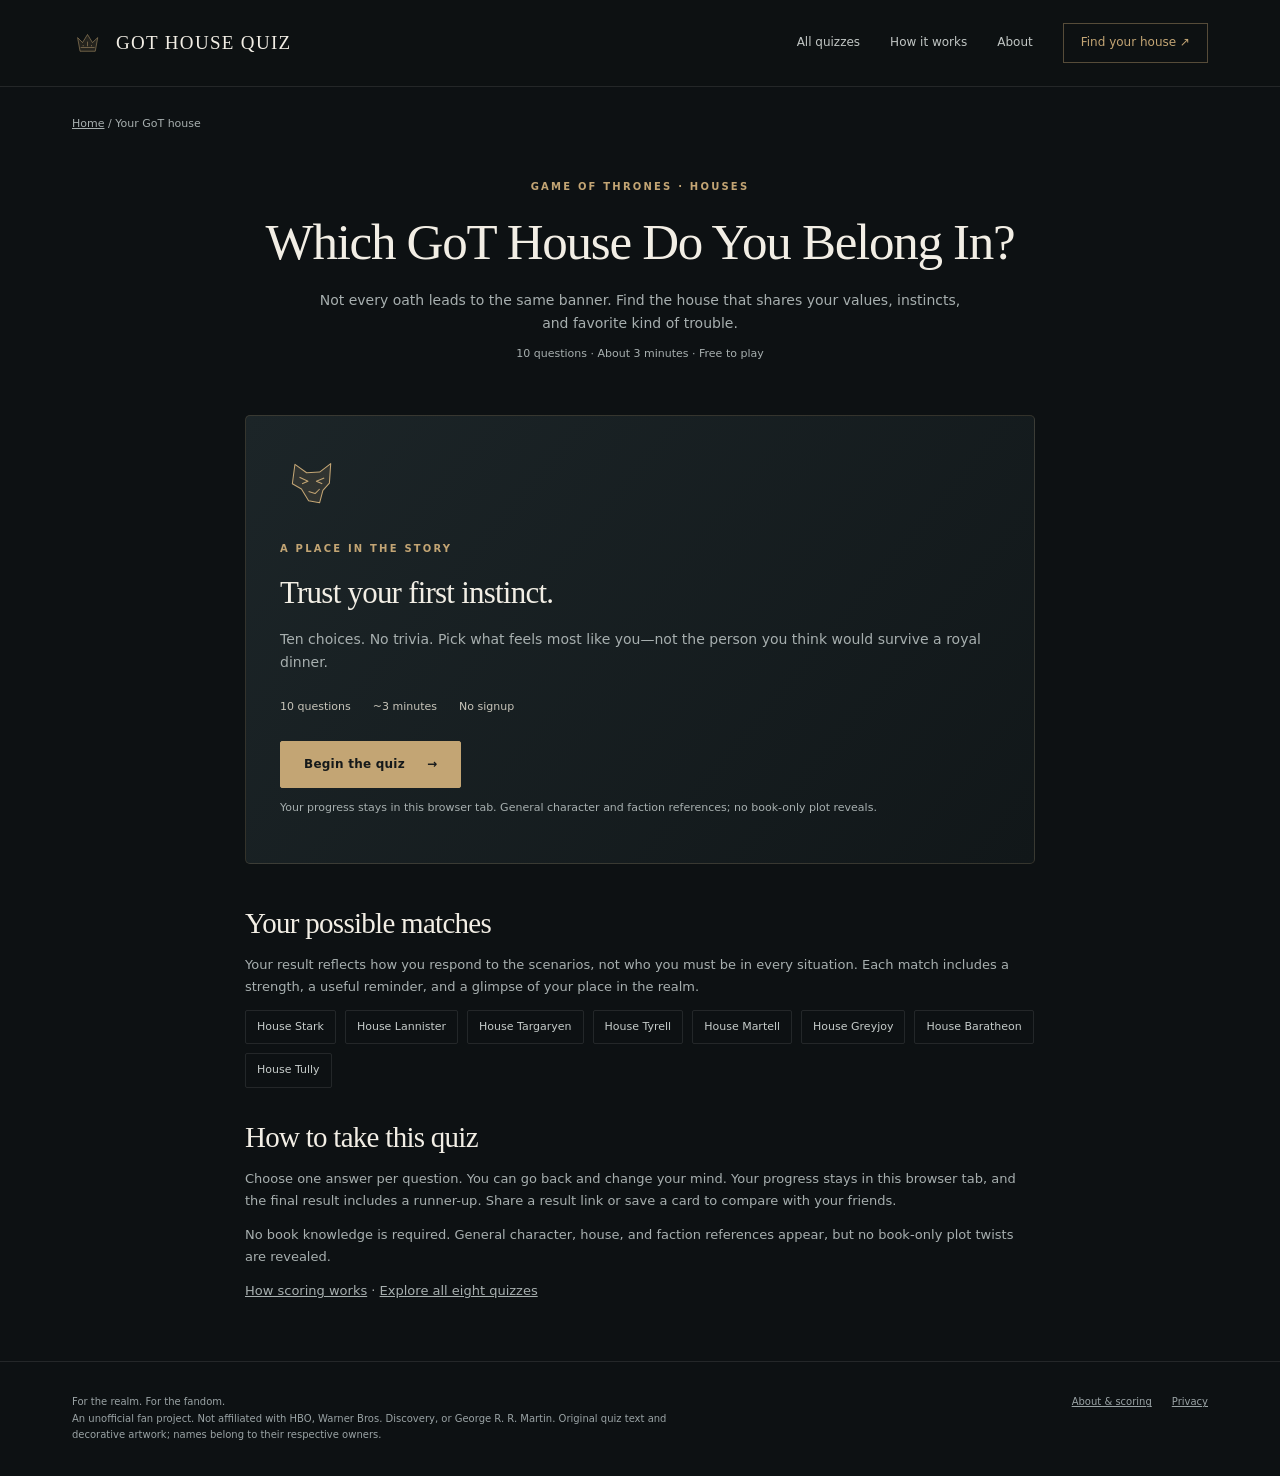
<file: got-house.html>
<!doctype html>
<html lang="en"><head><meta charset="utf-8"><meta name="viewport" content="width=device-width, initial-scale=1"><title>Which GoT House Do You Belong In? | GoT House Quiz</title><meta name="description" content="Find your Game of Thrones house with a free ten-question personality quiz: Stark, Lannister, Targaryen, Tyrell, Martell, Greyjoy, Baratheon, or Tully."><meta name="theme-color" content="#0d1113"><meta property="og:type" content="website"><meta property="og:title" content="Which GoT House Do You Belong In? | GoT House Quiz"><meta property="og:description" content="Find your Game of Thrones house with a free ten-question personality quiz: Stark, Lannister, Targaryen, Tyrell, Martell, Greyjoy, Baratheon, or Tully."><meta property="og:site_name" content="GoT House Quiz"><meta name="twitter:card" content="summary"><link rel="icon" type="image/svg+xml" href="favicon.svg"><link rel="stylesheet" href="styles.css"><script type="application/ld+json">{"@context":"https://schema.org","@type":"WebPage","name":"Which GoT House Do You Belong In? | GoT House Quiz","description":"Find your Game of Thrones house with a free ten-question personality quiz: Stark, Lannister, Targaryen, Tyrell, Martell, Greyjoy, Baratheon, or Tully.","inLanguage":"en","isAccessibleForFree":true}</script><script src="quiz-data.js" defer></script><script src="quiz-engine.js" defer></script><script src="app.js" defer></script></head><body data-quiz="got-house"><a class="skip" href="#main">Skip to content</a><header><div class="wrap"><nav class="nav" aria-label="Main navigation"><a class="brand" href="index.html"><svg viewBox="0 0 100 100" fill="currentColor" fill-opacity=".13" stroke="currentColor" stroke-width="1.6" stroke-linejoin="round" aria-hidden="true"><path d="M18 31l16 16 16-26 16 26 17-16-8 44H26z"/><path d="M28 63h45M36 55v4m14-15v15m13-4v4" fill="none"/></svg><span>GoT House Quiz</span></a><div class="nav-links"><a href="index.html#quizzes">All quizzes</a><a href="index.html#about">How it works</a><a href="about.html">About</a><a class="nav-cta" href="got-house.html">Find your house ↗</a></div></nav></div></header><main id="main"><div class="wrap"><div class="breadcrumbs"><a href="index.html">Home</a> / Your GoT house</div><div class="page-head"><span class="eyebrow">GAME OF THRONES · HOUSES</span><h1>Which GoT House Do You Belong In?</h1><p>Not every oath leads to the same banner. Find the house that shares your values, instincts, and favorite kind of trouble.</p><p class="micro">10 questions · About 3 minutes · Free to play</p></div><div id="quiz-emblem" hidden><svg viewBox="0 0 100 100" fill="currentColor" fill-opacity=".13" stroke="currentColor" stroke-width="1.6" stroke-linejoin="round" aria-hidden="true"><path d="M23 22l18 13 20-1 17-13-2 30-10 11-5 19-17-3-11-18-14-8z"/><path d="M30 42l13 6-9 4m34-9-12 5 9 4M44 64l10 3 7-7" fill="none"/></svg></div><section class="quiz-shell" id="quiz" tabindex="-1" aria-label="Interactive personality quiz"><h2>Your story starts here.</h2><p>Enable JavaScript to take the quiz and reveal your result.</p></section><noscript><p class="noscript">This interactive quiz needs JavaScript. You can still read the quiz description and possible matches below.</p></noscript><section class="text-content"><h2>Your possible matches</h2><p>Your result reflects how you respond to the scenarios, not who you must be in every situation. Each match includes a strength, a useful reminder, and a glimpse of your place in the realm.</p><div class="outcomes"><span>House Stark</span><span>House Lannister</span><span>House Targaryen</span><span>House Tyrell</span><span>House Martell</span><span>House Greyjoy</span><span>House Baratheon</span><span>House Tully</span></div><h2>How to take this quiz</h2><p>Choose one answer per question. You can go back and change your mind. Your progress stays in this browser tab, and the final result includes a runner-up. Share a result link or save a card to compare with your friends.</p><p>No book knowledge is required. General character, house, and faction references appear, but no book-only plot twists are revealed.</p><p><a href="about.html">How scoring works</a> · <a href="index.html#quizzes">Explore all eight quizzes</a></p></section></div></main><footer><div class="wrap"><p>For the realm. For the fandom.<br>An unofficial fan project. Not affiliated with HBO, Warner Bros. Discovery, or George R. R. Martin. Original quiz text and decorative artwork; names belong to their respective owners.</p><div class="footer-links"><a href="about.html">About & scoring</a><a href="privacy.html">Privacy</a></div></div></footer></body></html>
</file>
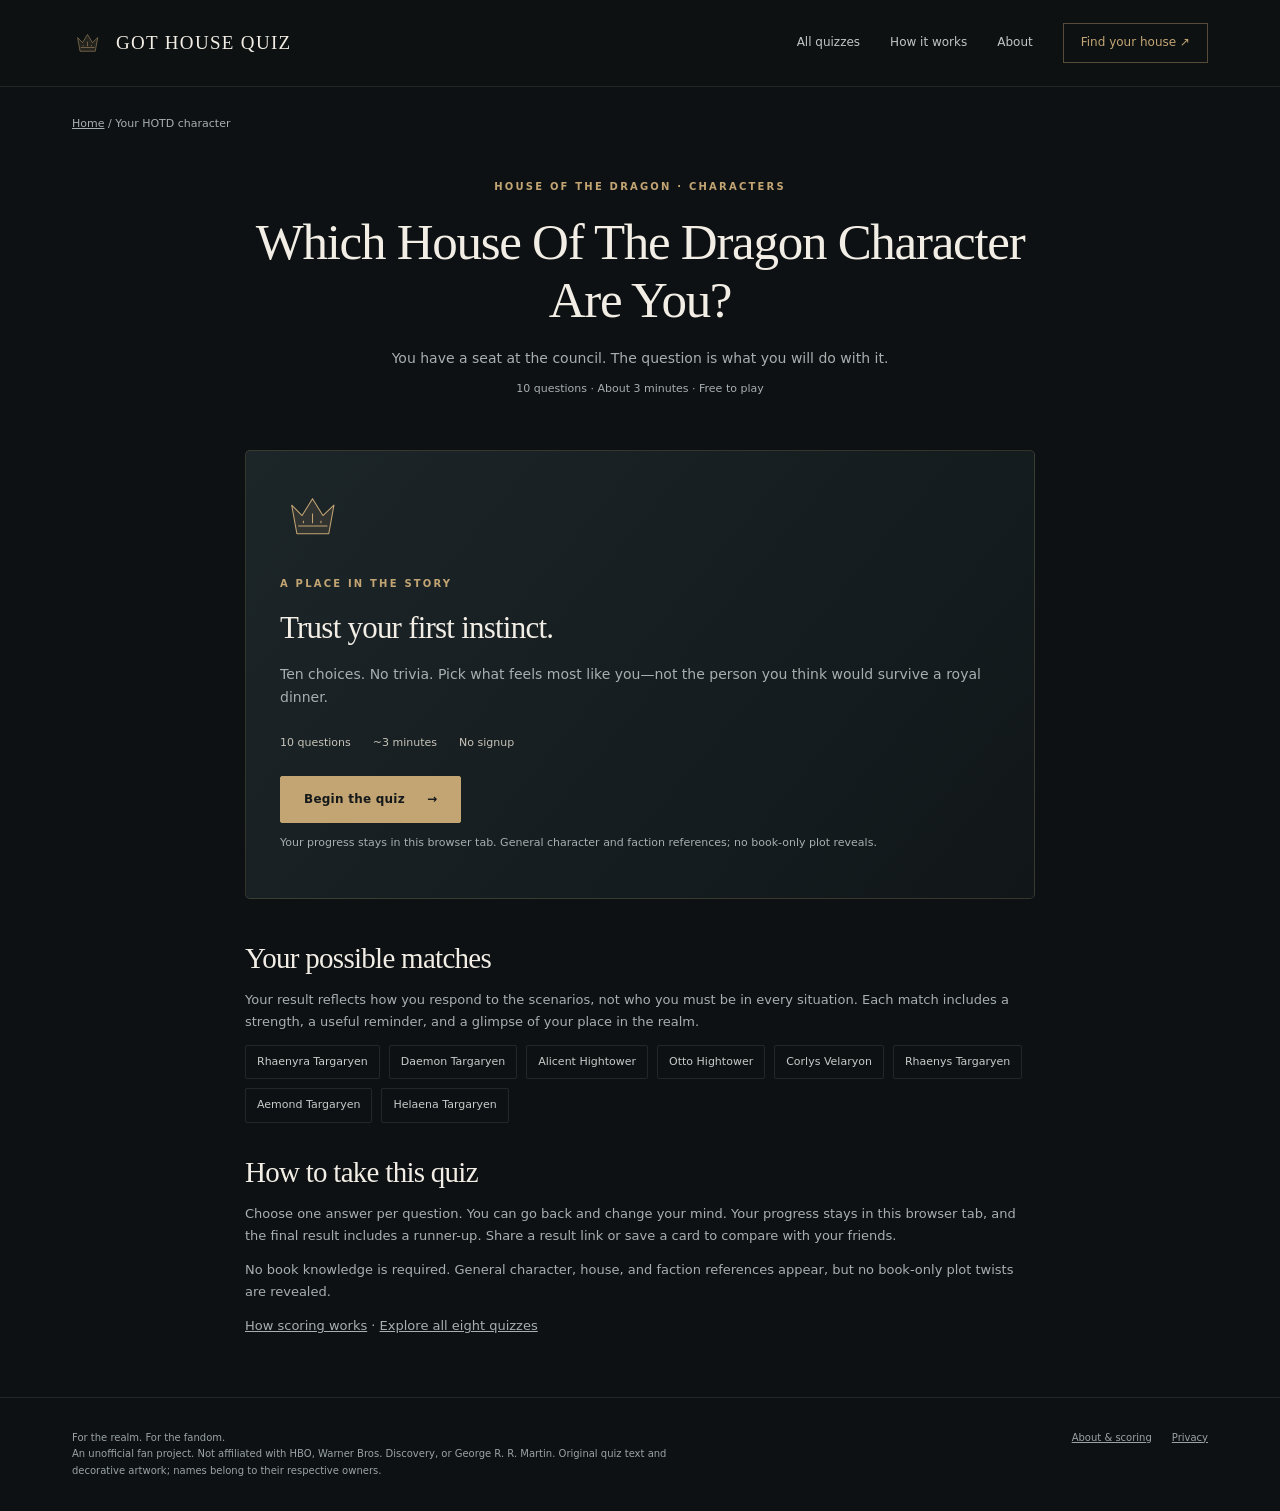
<file: hotd-character.html>
<!doctype html>
<html lang="en"><head><meta charset="utf-8"><meta name="viewport" content="width=device-width, initial-scale=1"><title>Which House Of The Dragon Character Are You? | GoT House Quiz</title><meta name="description" content="Discover your House of the Dragon character match with ten original questions about loyalty, ambition, instinct, and power."><meta name="theme-color" content="#0d1113"><meta property="og:type" content="website"><meta property="og:title" content="Which House Of The Dragon Character Are You? | GoT House Quiz"><meta property="og:description" content="Discover your House of the Dragon character match with ten original questions about loyalty, ambition, instinct, and power."><meta property="og:site_name" content="GoT House Quiz"><meta name="twitter:card" content="summary"><link rel="icon" type="image/svg+xml" href="favicon.svg"><link rel="stylesheet" href="styles.css"><script type="application/ld+json">{"@context":"https://schema.org","@type":"WebPage","name":"Which House Of The Dragon Character Are You? | GoT House Quiz","description":"Discover your House of the Dragon character match with ten original questions about loyalty, ambition, instinct, and power.","inLanguage":"en","isAccessibleForFree":true}</script><script src="quiz-data.js" defer></script><script src="quiz-engine.js" defer></script><script src="app.js" defer></script></head><body data-quiz="hotd-character"><a class="skip" href="#main">Skip to content</a><header><div class="wrap"><nav class="nav" aria-label="Main navigation"><a class="brand" href="index.html"><svg viewBox="0 0 100 100" fill="currentColor" fill-opacity=".13" stroke="currentColor" stroke-width="1.6" stroke-linejoin="round" aria-hidden="true"><path d="M18 31l16 16 16-26 16 26 17-16-8 44H26z"/><path d="M28 63h45M36 55v4m14-15v15m13-4v4" fill="none"/></svg><span>GoT House Quiz</span></a><div class="nav-links"><a href="index.html#quizzes">All quizzes</a><a href="index.html#about">How it works</a><a href="about.html">About</a><a class="nav-cta" href="got-house.html">Find your house ↗</a></div></nav></div></header><main id="main"><div class="wrap"><div class="breadcrumbs"><a href="index.html">Home</a> / Your HOTD character</div><div class="page-head"><span class="eyebrow">HOUSE OF THE DRAGON · CHARACTERS</span><h1>Which House Of The Dragon Character Are You?</h1><p>You have a seat at the council. The question is what you will do with it.</p><p class="micro">10 questions · About 3 minutes · Free to play</p></div><div id="quiz-emblem" hidden><svg viewBox="0 0 100 100" fill="currentColor" fill-opacity=".13" stroke="currentColor" stroke-width="1.6" stroke-linejoin="round" aria-hidden="true"><path d="M18 31l16 16 16-26 16 26 17-16-8 44H26z"/><path d="M28 63h45M36 55v4m14-15v15m13-4v4" fill="none"/></svg></div><section class="quiz-shell" id="quiz" tabindex="-1" aria-label="Interactive personality quiz"><h2>Your story starts here.</h2><p>Enable JavaScript to take the quiz and reveal your result.</p></section><noscript><p class="noscript">This interactive quiz needs JavaScript. You can still read the quiz description and possible matches below.</p></noscript><section class="text-content"><h2>Your possible matches</h2><p>Your result reflects how you respond to the scenarios, not who you must be in every situation. Each match includes a strength, a useful reminder, and a glimpse of your place in the realm.</p><div class="outcomes"><span>Rhaenyra Targaryen</span><span>Daemon Targaryen</span><span>Alicent Hightower</span><span>Otto Hightower</span><span>Corlys Velaryon</span><span>Rhaenys Targaryen</span><span>Aemond Targaryen</span><span>Helaena Targaryen</span></div><h2>How to take this quiz</h2><p>Choose one answer per question. You can go back and change your mind. Your progress stays in this browser tab, and the final result includes a runner-up. Share a result link or save a card to compare with your friends.</p><p>No book knowledge is required. General character, house, and faction references appear, but no book-only plot twists are revealed.</p><p><a href="about.html">How scoring works</a> · <a href="index.html#quizzes">Explore all eight quizzes</a></p></section></div></main><footer><div class="wrap"><p>For the realm. For the fandom.<br>An unofficial fan project. Not affiliated with HBO, Warner Bros. Discovery, or George R. R. Martin. Original quiz text and decorative artwork; names belong to their respective owners.</p><div class="footer-links"><a href="about.html">About & scoring</a><a href="privacy.html">Privacy</a></div></div></footer></body></html>
</file>
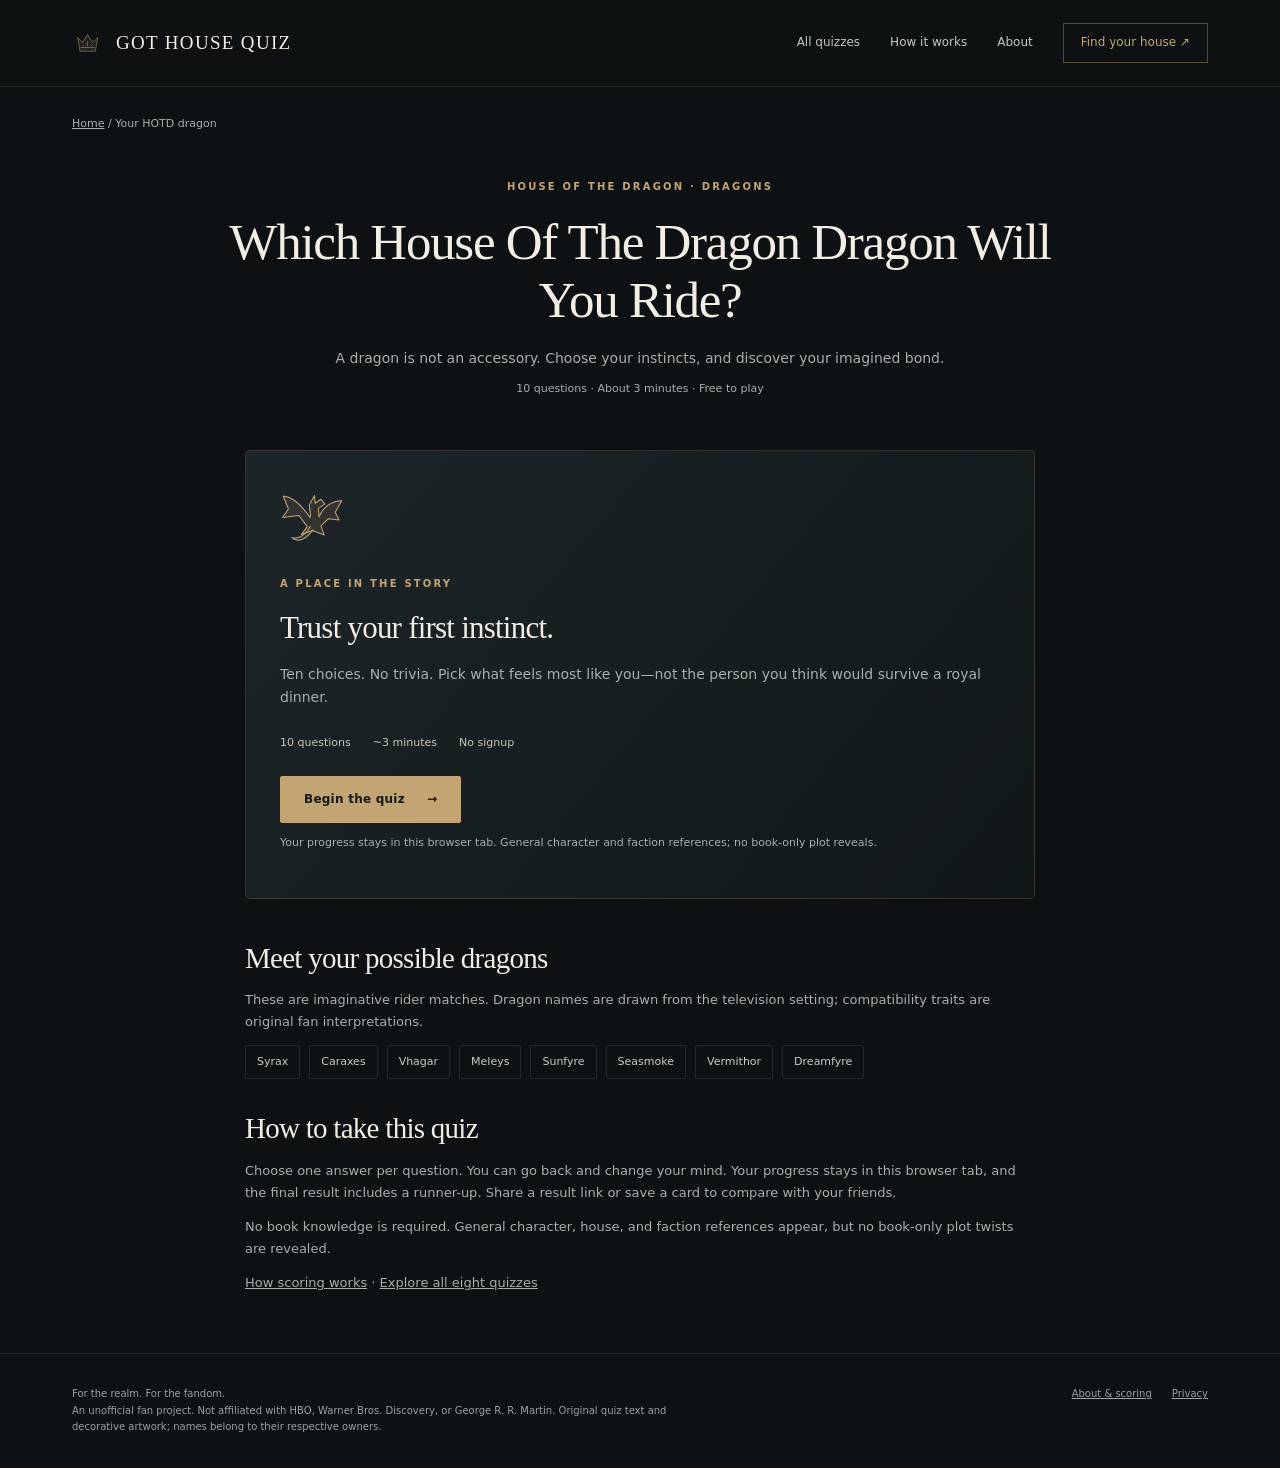
<file: hotd-dragon.html>
<!doctype html>
<html lang="en"><head><meta charset="utf-8"><meta name="viewport" content="width=device-width, initial-scale=1"><title>Which House Of The Dragon Dragon Will You Ride? | GoT House Quiz</title><meta name="description" content="Find your House of the Dragon dragon match: Syrax, Caraxes, Vhagar, Meleys, Sunfyre, Seasmoke, Vermithor, or Dreamfyre."><meta name="theme-color" content="#0d1113"><meta property="og:type" content="website"><meta property="og:title" content="Which House Of The Dragon Dragon Will You Ride? | GoT House Quiz"><meta property="og:description" content="Find your House of the Dragon dragon match: Syrax, Caraxes, Vhagar, Meleys, Sunfyre, Seasmoke, Vermithor, or Dreamfyre."><meta property="og:site_name" content="GoT House Quiz"><meta name="twitter:card" content="summary"><link rel="icon" type="image/svg+xml" href="favicon.svg"><link rel="stylesheet" href="styles.css"><script type="application/ld+json">{"@context":"https://schema.org","@type":"WebPage","name":"Which House Of The Dragon Dragon Will You Ride? | GoT House Quiz","description":"Find your House of the Dragon dragon match: Syrax, Caraxes, Vhagar, Meleys, Sunfyre, Seasmoke, Vermithor, or Dreamfyre.","inLanguage":"en","isAccessibleForFree":true}</script><script src="quiz-data.js" defer></script><script src="quiz-engine.js" defer></script><script src="app.js" defer></script></head><body data-quiz="hotd-dragon"><a class="skip" href="#main">Skip to content</a><header><div class="wrap"><nav class="nav" aria-label="Main navigation"><a class="brand" href="index.html"><svg viewBox="0 0 100 100" fill="currentColor" fill-opacity=".13" stroke="currentColor" stroke-width="1.6" stroke-linejoin="round" aria-hidden="true"><path d="M18 31l16 16 16-26 16 26 17-16-8 44H26z"/><path d="M28 63h45M36 55v4m14-15v15m13-4v4" fill="none"/></svg><span>GoT House Quiz</span></a><div class="nav-links"><a href="index.html#quizzes">All quizzes</a><a href="index.html#about">How it works</a><a href="about.html">About</a><a class="nav-cta" href="got-house.html">Find your house ↗</a></div></nav></div></header><main id="main"><div class="wrap"><div class="breadcrumbs"><a href="index.html">Home</a> / Your HOTD dragon</div><div class="page-head"><span class="eyebrow">HOUSE OF THE DRAGON · DRAGONS</span><h1>Which House Of The Dragon Dragon Will You Ride?</h1><p>A dragon is not an accessory. Choose your instincts, and discover your imagined bond.</p><p class="micro">10 questions · About 3 minutes · Free to play</p></div><div id="quiz-emblem" hidden><svg viewBox="0 0 100 100" fill="currentColor" fill-opacity=".13" stroke="currentColor" stroke-width="1.6" stroke-linejoin="round" aria-hidden="true"><path d="M46 50C29 24 14 18 5 17l8 20-9 13 25-3 13 17-9 12 17-6 18 7-5-14 11-11 17 2-6-12 10-18C74 26 65 37 60 49l-1-13 10-7-6-7-9 6-1-12-8 15 2 16z"/><path d="M47 63q-13 22-29 18 14 12 33-12"/></svg></div><section class="quiz-shell" id="quiz" tabindex="-1" aria-label="Interactive personality quiz"><h2>Your story starts here.</h2><p>Enable JavaScript to take the quiz and reveal your result.</p></section><noscript><p class="noscript">This interactive quiz needs JavaScript. You can still read the quiz description and possible matches below.</p></noscript><section class="text-content"><h2>Meet your possible dragons</h2><p>These are imaginative rider matches. Dragon names are drawn from the television setting; compatibility traits are original fan interpretations.</p><div class="outcomes"><span>Syrax</span><span>Caraxes</span><span>Vhagar</span><span>Meleys</span><span>Sunfyre</span><span>Seasmoke</span><span>Vermithor</span><span>Dreamfyre</span></div><h2>How to take this quiz</h2><p>Choose one answer per question. You can go back and change your mind. Your progress stays in this browser tab, and the final result includes a runner-up. Share a result link or save a card to compare with your friends.</p><p>No book knowledge is required. General character, house, and faction references appear, but no book-only plot twists are revealed.</p><p><a href="about.html">How scoring works</a> · <a href="index.html#quizzes">Explore all eight quizzes</a></p></section></div></main><footer><div class="wrap"><p>For the realm. For the fandom.<br>An unofficial fan project. Not affiliated with HBO, Warner Bros. Discovery, or George R. R. Martin. Original quiz text and decorative artwork; names belong to their respective owners.</p><div class="footer-links"><a href="about.html">About & scoring</a><a href="privacy.html">Privacy</a></div></div></footer></body></html>
</file>
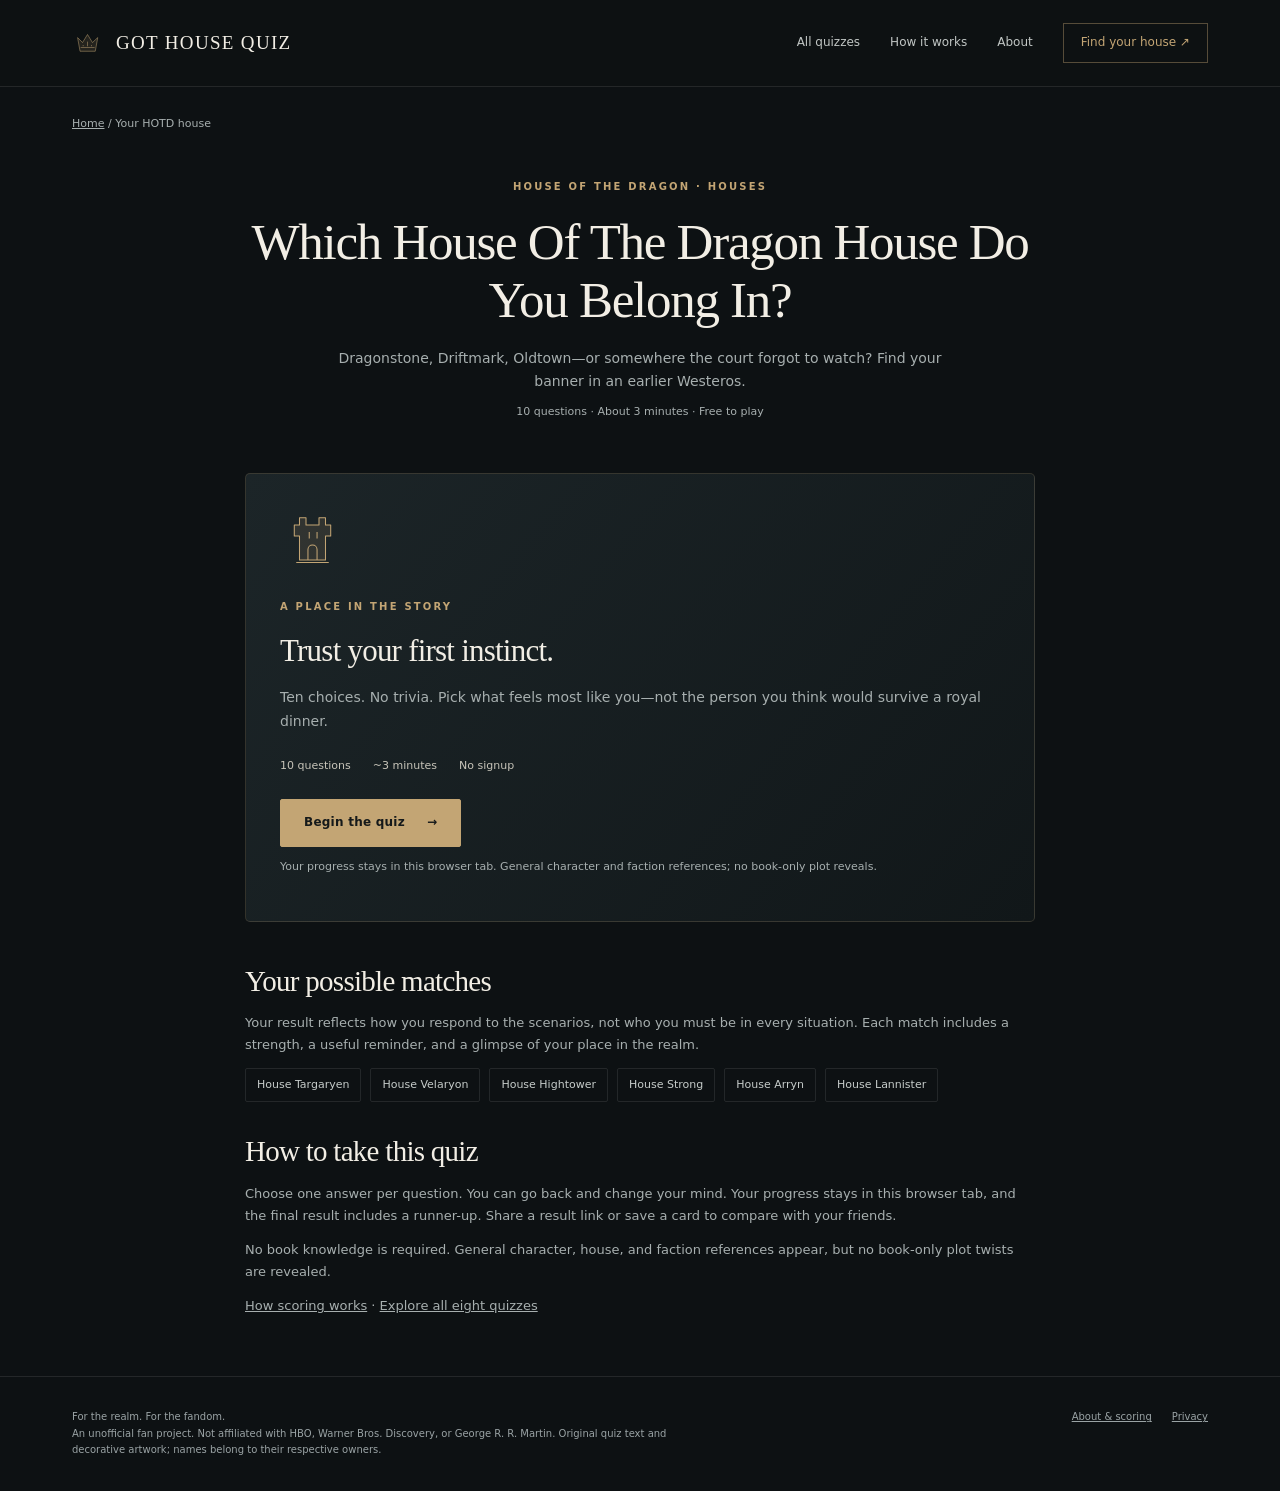
<file: hotd-house.html>
<!doctype html>
<html lang="en"><head><meta charset="utf-8"><meta name="viewport" content="width=device-width, initial-scale=1"><title>Which House Of The Dragon House Do You Belong In? | GoT House Quiz</title><meta name="description" content="Discover your House of the Dragon house: Targaryen, Velaryon, Hightower, Strong, Arryn, or Lannister. Ten personality questions, no trivia required."><meta name="theme-color" content="#0d1113"><meta property="og:type" content="website"><meta property="og:title" content="Which House Of The Dragon House Do You Belong In? | GoT House Quiz"><meta property="og:description" content="Discover your House of the Dragon house: Targaryen, Velaryon, Hightower, Strong, Arryn, or Lannister. Ten personality questions, no trivia required."><meta property="og:site_name" content="GoT House Quiz"><meta name="twitter:card" content="summary"><link rel="icon" type="image/svg+xml" href="favicon.svg"><link rel="stylesheet" href="styles.css"><script type="application/ld+json">{"@context":"https://schema.org","@type":"WebPage","name":"Which House Of The Dragon House Do You Belong In? | GoT House Quiz","description":"Discover your House of the Dragon house: Targaryen, Velaryon, Hightower, Strong, Arryn, or Lannister. Ten personality questions, no trivia required.","inLanguage":"en","isAccessibleForFree":true}</script><script src="quiz-data.js" defer></script><script src="quiz-engine.js" defer></script><script src="app.js" defer></script></head><body data-quiz="hotd-house"><a class="skip" href="#main">Skip to content</a><header><div class="wrap"><nav class="nav" aria-label="Main navigation"><a class="brand" href="index.html"><svg viewBox="0 0 100 100" fill="currentColor" fill-opacity=".13" stroke="currentColor" stroke-width="1.6" stroke-linejoin="round" aria-hidden="true"><path d="M18 31l16 16 16-26 16 26 17-16-8 44H26z"/><path d="M28 63h45M36 55v4m14-15v15m13-4v4" fill="none"/></svg><span>GoT House Quiz</span></a><div class="nav-links"><a href="index.html#quizzes">All quizzes</a><a href="index.html#about">How it works</a><a href="about.html">About</a><a class="nav-cta" href="got-house.html">Find your house ↗</a></div></nav></div></header><main id="main"><div class="wrap"><div class="breadcrumbs"><a href="index.html">Home</a> / Your HOTD house</div><div class="page-head"><span class="eyebrow">HOUSE OF THE DRAGON · HOUSES</span><h1>Which House Of The Dragon House Do You Belong In?</h1><p>Dragonstone, Driftmark, Oldtown—or somewhere the court forgot to watch? Find your banner in an earlier Westeros.</p><p class="micro">10 questions · About 3 minutes · Free to play</p></div><div id="quiz-emblem" hidden><svg viewBox="0 0 100 100" fill="currentColor" fill-opacity=".13" stroke="currentColor" stroke-width="1.6" stroke-linejoin="round" aria-hidden="true"><path d="M30 26V15h10v11h20V15h10v11h8v17h-8v37H30V43h-8V26z"/><path d="M43 80V64a7 7 0 0 1 14 0v16M45 37v10m12-10v10M25 84h50" fill="none"/></svg></div><section class="quiz-shell" id="quiz" tabindex="-1" aria-label="Interactive personality quiz"><h2>Your story starts here.</h2><p>Enable JavaScript to take the quiz and reveal your result.</p></section><noscript><p class="noscript">This interactive quiz needs JavaScript. You can still read the quiz description and possible matches below.</p></noscript><section class="text-content"><h2>Your possible matches</h2><p>Your result reflects how you respond to the scenarios, not who you must be in every situation. Each match includes a strength, a useful reminder, and a glimpse of your place in the realm.</p><div class="outcomes"><span>House Targaryen</span><span>House Velaryon</span><span>House Hightower</span><span>House Strong</span><span>House Arryn</span><span>House Lannister</span></div><h2>How to take this quiz</h2><p>Choose one answer per question. You can go back and change your mind. Your progress stays in this browser tab, and the final result includes a runner-up. Share a result link or save a card to compare with your friends.</p><p>No book knowledge is required. General character, house, and faction references appear, but no book-only plot twists are revealed.</p><p><a href="about.html">How scoring works</a> · <a href="index.html#quizzes">Explore all eight quizzes</a></p></section></div></main><footer><div class="wrap"><p>For the realm. For the fandom.<br>An unofficial fan project. Not affiliated with HBO, Warner Bros. Discovery, or George R. R. Martin. Original quiz text and decorative artwork; names belong to their respective owners.</p><div class="footer-links"><a href="about.html">About & scoring</a><a href="privacy.html">Privacy</a></div></div></footer></body></html>
</file>
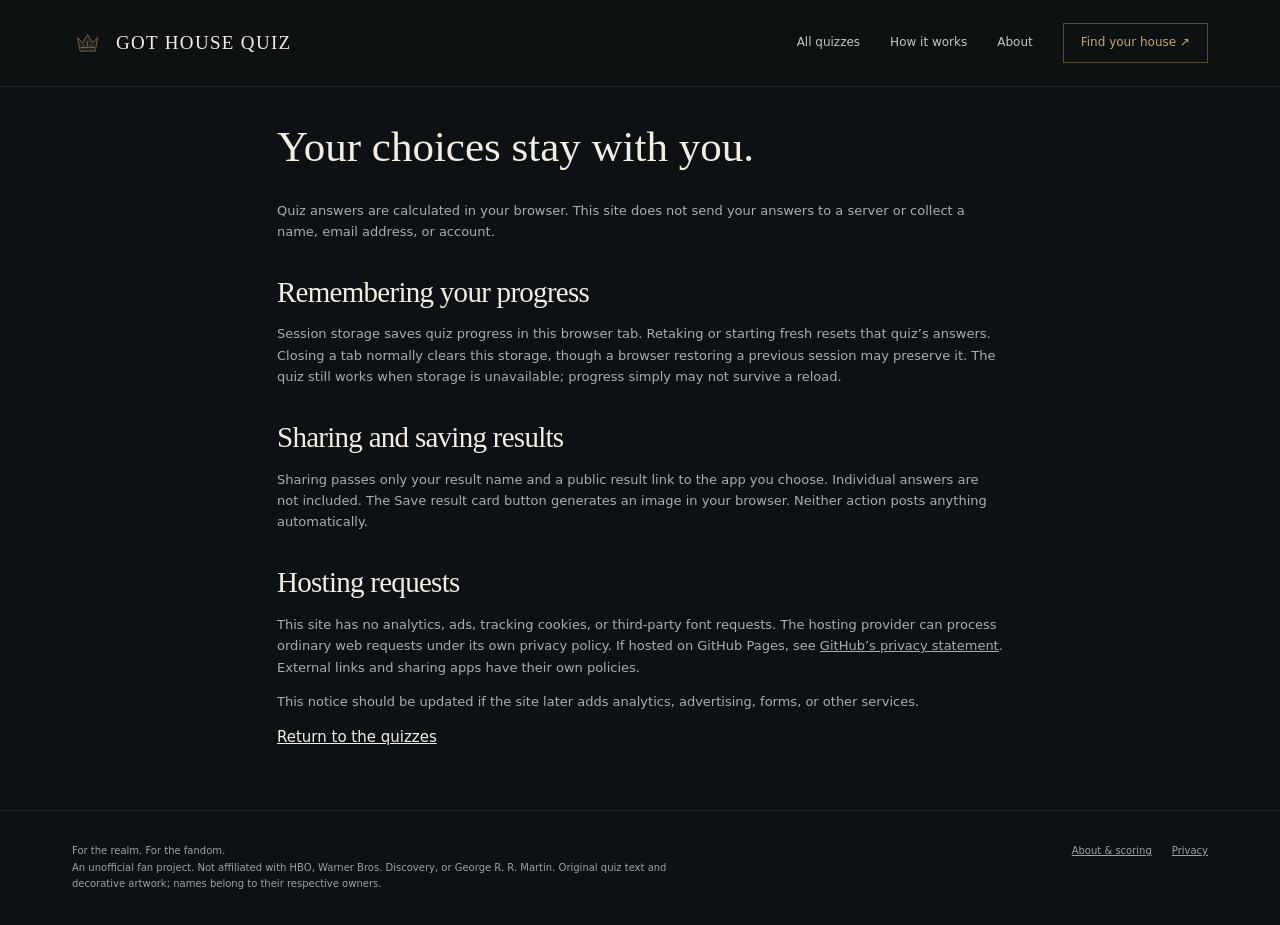
<file: privacy.html>
<!doctype html>
<html lang="en"><head><meta charset="utf-8"><meta name="viewport" content="width=device-width, initial-scale=1"><title>Privacy | GoT House Quiz</title><meta name="description" content="Your quiz choices are calculated in your browser. Read how this site uses session storage and handles result sharing."><meta name="theme-color" content="#0d1113"><meta property="og:type" content="website"><meta property="og:title" content="Privacy | GoT House Quiz"><meta property="og:description" content="Your quiz choices are calculated in your browser. Read how this site uses session storage and handles result sharing."><meta property="og:site_name" content="GoT House Quiz"><meta name="twitter:card" content="summary"><link rel="icon" type="image/svg+xml" href="favicon.svg"><link rel="stylesheet" href="styles.css"><script type="application/ld+json">{"@context":"https://schema.org","@type":"WebPage","name":"Privacy | GoT House Quiz","description":"Your quiz choices are calculated in your browser. Read how this site uses session storage and handles result sharing.","inLanguage":"en","isAccessibleForFree":true}</script><script src="app.js" defer></script></head><body><a class="skip" href="#main">Skip to content</a><header><div class="wrap"><nav class="nav" aria-label="Main navigation"><a class="brand" href="index.html"><svg viewBox="0 0 100 100" fill="currentColor" fill-opacity=".13" stroke="currentColor" stroke-width="1.6" stroke-linejoin="round" aria-hidden="true"><path d="M18 31l16 16 16-26 16 26 17-16-8 44H26z"/><path d="M28 63h45M36 55v4m14-15v15m13-4v4" fill="none"/></svg><span>GoT House Quiz</span></a><div class="nav-links"><a href="index.html#quizzes">All quizzes</a><a href="index.html#about">How it works</a><a href="about.html">About</a><a class="nav-cta" href="got-house.html">Find your house ↗</a></div></nav></div></header><main id="main"><div class="wrap text-content"><h1>Your choices stay with you.</h1><p>Quiz answers are calculated in your browser. This site does not send your answers to a server or collect a name, email address, or account.</p><h2>Remembering your progress</h2><p>Session storage saves quiz progress in this browser tab. Retaking or starting fresh resets that quiz’s answers. Closing a tab normally clears this storage, though a browser restoring a previous session may preserve it. The quiz still works when storage is unavailable; progress simply may not survive a reload.</p><h2>Sharing and saving results</h2><p>Sharing passes only your result name and a public result link to the app you choose. Individual answers are not included. The Save result card button generates an image in your browser. Neither action posts anything automatically.</p><h2>Hosting requests</h2><p>This site has no analytics, ads, tracking cookies, or third-party font requests. The hosting provider can process ordinary web requests under its own privacy policy. If hosted on GitHub Pages, see <a href="https://docs.github.com/en/site-policy/privacy-policies/github-general-privacy-statement">GitHub’s privacy statement</a>. External links and sharing apps have their own policies.</p><p>This notice should be updated if the site later adds analytics, advertising, forms, or other services.</p><a href="index.html">Return to the quizzes</a></div></main><footer><div class="wrap"><p>For the realm. For the fandom.<br>An unofficial fan project. Not affiliated with HBO, Warner Bros. Discovery, or George R. R. Martin. Original quiz text and decorative artwork; names belong to their respective owners.</p><div class="footer-links"><a href="about.html">About & scoring</a><a href="privacy.html">Privacy</a></div></div></footer></body></html>
</file>
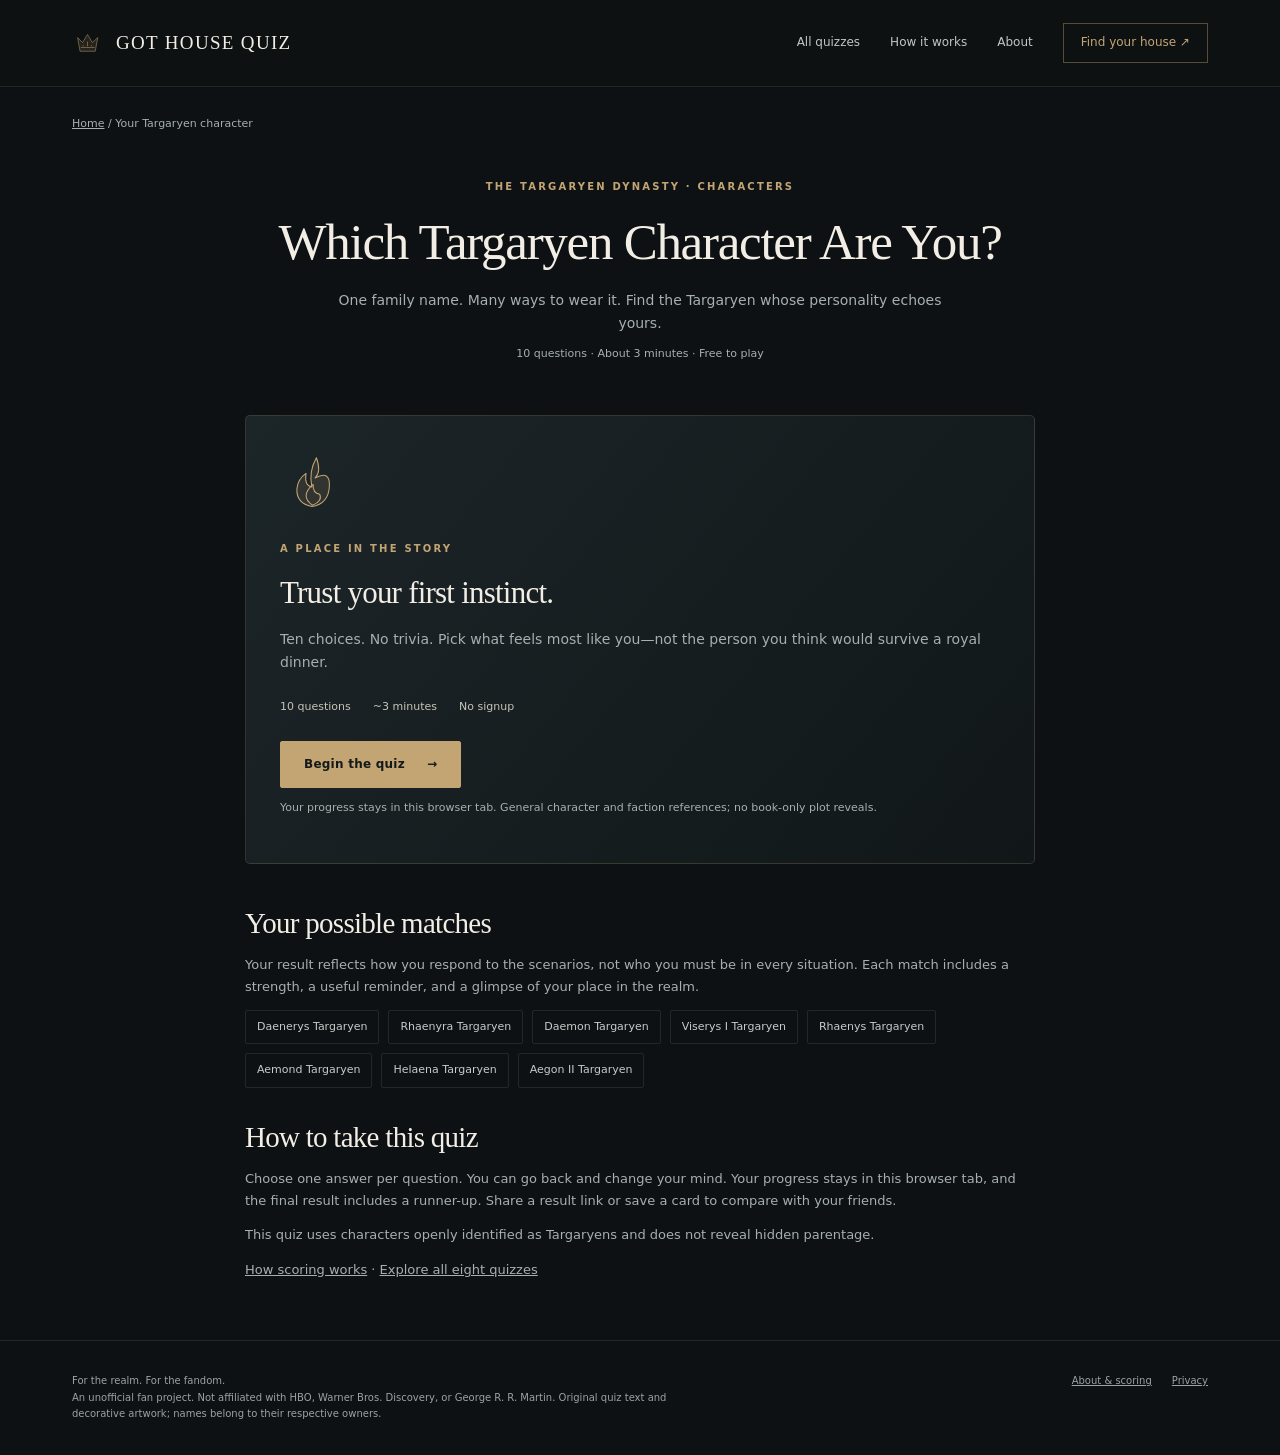
<file: targaryen-character.html>
<!doctype html>
<html lang="en"><head><meta charset="utf-8"><meta name="viewport" content="width=device-width, initial-scale=1"><title>Which Targaryen Character Are You? | GoT House Quiz</title><meta name="description" content="Which Targaryen are you? Discover your personality match across Game of Thrones and House of the Dragon with ten original questions."><meta name="theme-color" content="#0d1113"><meta property="og:type" content="website"><meta property="og:title" content="Which Targaryen Character Are You? | GoT House Quiz"><meta property="og:description" content="Which Targaryen are you? Discover your personality match across Game of Thrones and House of the Dragon with ten original questions."><meta property="og:site_name" content="GoT House Quiz"><meta name="twitter:card" content="summary"><link rel="icon" type="image/svg+xml" href="favicon.svg"><link rel="stylesheet" href="styles.css"><script type="application/ld+json">{"@context":"https://schema.org","@type":"WebPage","name":"Which Targaryen Character Are You? | GoT House Quiz","description":"Which Targaryen are you? Discover your personality match across Game of Thrones and House of the Dragon with ten original questions.","inLanguage":"en","isAccessibleForFree":true}</script><script src="quiz-data.js" defer></script><script src="quiz-engine.js" defer></script><script src="app.js" defer></script></head><body data-quiz="targaryen-character"><a class="skip" href="#main">Skip to content</a><header><div class="wrap"><nav class="nav" aria-label="Main navigation"><a class="brand" href="index.html"><svg viewBox="0 0 100 100" fill="currentColor" fill-opacity=".13" stroke="currentColor" stroke-width="1.6" stroke-linejoin="round" aria-hidden="true"><path d="M18 31l16 16 16-26 16 26 17-16-8 44H26z"/><path d="M28 63h45M36 55v4m14-15v15m13-4v4" fill="none"/></svg><span>GoT House Quiz</span></a><div class="nav-links"><a href="index.html#quizzes">All quizzes</a><a href="index.html#about">How it works</a><a href="about.html">About</a><a class="nav-cta" href="got-house.html">Find your house ↗</a></div></nav></div></header><main id="main"><div class="wrap"><div class="breadcrumbs"><a href="index.html">Home</a> / Your Targaryen character</div><div class="page-head"><span class="eyebrow">THE TARGARYEN DYNASTY · CHARACTERS</span><h1>Which Targaryen Character Are You?</h1><p>One family name. Many ways to wear it. Find the Targaryen whose personality echoes yours.</p><p class="micro">10 questions · About 3 minutes · Free to play</p></div><div id="quiz-emblem" hidden><svg viewBox="0 0 100 100" fill="currentColor" fill-opacity=".13" stroke="currentColor" stroke-width="1.6" stroke-linejoin="round" aria-hidden="true"><path d="M56 12q8 22-2 31 23-12 22 12-1 28-27 32-24-5-23-27 1-15 14-24-3 19 9 21-5-24 7-45z"/><path d="M50 85q-20-14 1-32-1 13 10 15 5 10-11 17" fill="none"/></svg></div><section class="quiz-shell" id="quiz" tabindex="-1" aria-label="Interactive personality quiz"><h2>Your story starts here.</h2><p>Enable JavaScript to take the quiz and reveal your result.</p></section><noscript><p class="noscript">This interactive quiz needs JavaScript. You can still read the quiz description and possible matches below.</p></noscript><section class="text-content"><h2>Your possible matches</h2><p>Your result reflects how you respond to the scenarios, not who you must be in every situation. Each match includes a strength, a useful reminder, and a glimpse of your place in the realm.</p><div class="outcomes"><span>Daenerys Targaryen</span><span>Rhaenyra Targaryen</span><span>Daemon Targaryen</span><span>Viserys I Targaryen</span><span>Rhaenys Targaryen</span><span>Aemond Targaryen</span><span>Helaena Targaryen</span><span>Aegon II Targaryen</span></div><h2>How to take this quiz</h2><p>Choose one answer per question. You can go back and change your mind. Your progress stays in this browser tab, and the final result includes a runner-up. Share a result link or save a card to compare with your friends.</p><p>This quiz uses characters openly identified as Targaryens and does not reveal hidden parentage.</p><p><a href="about.html">How scoring works</a> · <a href="index.html#quizzes">Explore all eight quizzes</a></p></section></div></main><footer><div class="wrap"><p>For the realm. For the fandom.<br>An unofficial fan project. Not affiliated with HBO, Warner Bros. Discovery, or George R. R. Martin. Original quiz text and decorative artwork; names belong to their respective owners.</p><div class="footer-links"><a href="about.html">About & scoring</a><a href="privacy.html">Privacy</a></div></div></footer></body></html>
</file>
<file: styles.css>
:root{color-scheme:dark;--bg:#0d1113;--panel:#151b1e;--text:#f2eee5;--muted:#a7afaf;--gold:#c3a574;--line:#ffffff18;--serif:Georgia,'Times New Roman',serif}*{box-sizing:border-box}html{scroll-behavior:smooth;scroll-padding-top:20px}body{margin:0;background:var(--bg);color:var(--text);font:15px/1.65 system-ui,-apple-system,BlinkMacSystemFont,'Segoe UI',sans-serif}button,input,select{font:inherit}button,a,input{touch-action:manipulation}a{color:inherit}button{cursor:pointer}button:disabled{cursor:not-allowed;opacity:.4}button:focus-visible,a:focus-visible,input:focus-visible,summary:focus-visible{outline:3px solid var(--gold);outline-offset:5px}.wrap{max-width:1200px;padding:0 32px;margin:auto}.skip{position:absolute;top:-80px;left:15px;z-index:10;background:var(--bg);padding:10px}.skip:focus{top:10px}header{border-bottom:1px solid var(--line);background:#0d1113f0;position:relative;z-index:2}.nav{height:86px;display:flex;justify-content:space-between;align-items:center;gap:24px}.brand{font:19px var(--serif);letter-spacing:.07em;text-decoration:none;display:flex;align-items:center;gap:13px;text-transform:uppercase}.brand svg{width:31px;height:35px;color:var(--gold)}.nav-links{display:flex;align-items:center;gap:30px}.nav-links a{font-size:12px;text-decoration:none;color:#c1c6c4}.nav-links a:hover{color:var(--gold)}.nav-cta{border:1px solid #c3a57466;padding:9px 17px;color:var(--gold)!important}.hero{min-height:605px;position:relative;isolation:isolate;overflow:hidden;display:flex;align-items:center;border-bottom:1px solid var(--line)}.hero .scene{position:absolute;inset:0;width:100%;height:100%;object-fit:cover;z-index:-2}.hero:after{content:'';position:absolute;inset:0;background:linear-gradient(90deg,#0b1114f5 0%,#0d141bbd 37%,#0c111317 78%),linear-gradient(0deg,#0d1113 0%,transparent 33%);z-index:-1}.hero .wrap{width:100%;padding-top:70px;padding-bottom:82px}.eyebrow{font-size:10px;font-weight:650;letter-spacing:.22em;text-transform:uppercase;color:var(--gold)}.hero h1{font:normal clamp(52px,6vw,82px)/1.05 var(--serif);letter-spacing:-.035em;margin:24px 0;max-width:650px}.hero h1 em{font-weight:400;color:#d4bb91}.hero p{max-width:460px;color:#b6c0c3;font-size:15px;line-height:1.8;margin-bottom:28px}.btn{min-height:46px;border:1px solid var(--gold);border-radius:2px;background:var(--gold);color:#15191a;font-size:12px;font-weight:700;letter-spacing:.02em;padding:13px 23px;display:inline-flex;align-items:center;justify-content:center;gap:22px;text-decoration:none}.btn:hover{background:#d8bd91}.btn.outline{color:var(--text);background:transparent;border-color:#ffffff35}.btn.outline:hover{border-color:var(--gold)}.hero-actions{display:flex;align-items:center;gap:24px}.text-link{color:#dfd5c4;font-size:12px;text-decoration:none;border-bottom:1px solid #c3a57460;padding-bottom:4px}.hero .micro{font-size:11px;margin-top:23px;color:#a8b1b3}.index-number{position:absolute;right:35px;bottom:42px;font-size:10px;color:#c6bba5;letter-spacing:.2em}.ribbon{padding:20px 0;border-bottom:1px solid var(--line);background:#13191b}.ribbon .wrap{display:flex;justify-content:space-between;gap:18px;align-items:center;font-size:10px;letter-spacing:.14em;text-transform:uppercase;color:#afb8b5}.ribbon b{color:var(--gold);margin-right:9px;font-size:14px}.section{padding-top:68px;padding-bottom:68px}.section-head{display:flex;align-items:end;justify-content:space-between;gap:30px;margin-bottom:27px}h2{font:normal 36px/1.2 var(--serif);letter-spacing:-.025em}.section-head h2{margin:12px 0 0}.section-head p{font-size:12px;color:var(--muted);max-width:300px;margin:0}.filters{display:flex;gap:9px;flex-wrap:wrap;margin-bottom:28px}.filter{border:1px solid var(--line);color:var(--muted);padding:9px 17px;background:transparent;border-radius:2px;font-size:11px}.filter[aria-pressed=true]{background:#c3a57417;border-color:#c3a5747a;color:#e6cfa6}.quiz-grid{display:grid;grid-template-columns:repeat(4,1fr);gap:20px}.card{background:var(--panel);border:1px solid var(--line);border-radius:4px;overflow:hidden;transition:transform .18s,border-color .18s;display:flex;flex-direction:column}.card:hover{border-color:#c3a57488;transform:translateY(-4px)}.card-art{height:165px;position:relative;display:grid;place-items:center;isolation:isolate;overflow:hidden;background:radial-gradient(ellipse at 50% 55%,color-mix(in srgb,var(--accent) 22%,transparent),transparent 72%),#11191c}.card-art:before{content:'';position:absolute;width:108px;height:137px;border:1px solid color-mix(in srgb,var(--accent) 33%,transparent);border-radius:65px 65px 6px 6px;transform:rotate(-5deg)}.card-art:after{content:'';position:absolute;inset:10px;border:1px solid #ffffff07}.card-art svg{width:89px;height:89px;color:var(--accent);z-index:1;filter:drop-shadow(0 7px 18px #0008)}.card-art .num{position:absolute;top:14px;left:16px;font-size:9px;color:#d0c2a9;letter-spacing:.12em}.card-art .series-tag{position:absolute;bottom:10px;right:13px;letter-spacing:.16em;font-size:8px;color:#c3c6c0}.card-body{padding:20px;display:flex;flex-direction:column;flex:1}.card-category{font-size:9px;text-transform:uppercase;letter-spacing:.15em;color:var(--gold)}.card h3{font:normal 23px/1.2 var(--serif);letter-spacing:-.015em;margin:12px 0}.card p{font-size:11px;color:var(--muted);margin:0 0 20px}.card a{display:flex;align-items:center;justify-content:space-between;margin-top:auto;padding-top:15px;border-top:1px solid var(--line);text-decoration:none;color:#d1b889;font-size:11px;font-weight:600}.feature{margin-top:52px;display:grid;grid-template-columns:1.1fr 1fr;border:1px solid var(--line);background:linear-gradient(115deg,#21302b33,#1e171633);position:relative;overflow:hidden}.feature-copy{padding:38px 42px}.feature h2{font-size:35px;margin:13px 0 18px}.feature p{font-size:13px;color:var(--muted);max-width:430px}.feature-art{display:flex;justify-content:center;align-items:center;gap:20px;background:radial-gradient(ellipse,#51413022,transparent 72%)}.feature-art .banner{height:210px;width:108px;display:grid;place-items:center;clip-path:polygon(0 0,100% 0,100% 86%,50% 100%,0 86%);background:#24392e;border:1px solid #987b47;color:#c1a979;transform:rotate(7deg)}.feature-art .banner:first-child{background:#371d20;transform:rotate(-7deg)}.banner svg{width:78px;height:78px}.feature-art span{font:italic 27px var(--serif);color:#99846b}.how{display:grid;grid-template-columns:repeat(3,1fr);gap:45px;border-top:1px solid var(--line);border-bottom:1px solid var(--line);padding:34px 0}.how article{display:flex;gap:17px}.how strong{font:26px var(--serif);color:var(--gold)}.how h3{font-size:12px;margin:0 0 8px}.how p{font-size:11px;color:var(--muted);margin:0}.faq{max-width:800px;margin:auto}.faq h2{text-align:center;margin-bottom:25px}.faq details{border-bottom:1px solid var(--line);padding:18px 0}.faq summary{cursor:pointer;font:18px/1.4 var(--serif)}.faq p{color:var(--muted);font-size:13px}.closing{text-align:center;padding:20px 0 60px}.closing h2{font-size:34px}.closing p{color:var(--muted);font-size:13px}footer{border-top:1px solid var(--line);padding:32px 0;font-size:10px;color:#9aa3a5}footer .wrap{display:flex;gap:30px;justify-content:space-between}footer p{margin:0;max-width:650px}footer a{margin-left:20px}.breadcrumbs{font-size:11px;color:var(--muted);padding-top:28px}.page-head{text-align:center;padding:40px 0 22px;max-width:830px;margin:auto}.page-head h1{font:normal clamp(34px,4.5vw,51px)/1.14 var(--serif);letter-spacing:-.025em;margin:15px 0 18px}.page-head p{font-size:14px;color:var(--muted);max-width:650px;margin:0 auto 10px}.micro{font-size:11px!important;color:var(--muted)}.quiz-shell{max-width:790px;margin:20px auto 42px;padding:34px;border:1px solid #c3a57430;background:linear-gradient(130deg,#1c2528,#111719);border-radius:5px;scroll-margin:20px}.quiz-shell:focus{outline:none}.intro-icon{color:var(--gold);width:65px;height:65px;margin-bottom:20px}.intro-icon svg{width:100%;height:100%}.quiz-shell h2{font-size:31px;margin:14px 0 17px}.quiz-shell p{color:var(--muted);font-size:14px}.intro-list{display:flex;gap:22px;font-size:11px;color:#c7c4b9;margin:24px 0}.quiz-top{display:flex;justify-content:space-between;align-items:center;gap:10px;color:var(--gold);font-size:10px;letter-spacing:.13em}progress{display:block;appearance:none;width:100%;height:3px;border:0;background:#ffffff12;margin:18px 0 24px}progress::-webkit-progress-bar{background:#ffffff12}progress::-webkit-progress-value{background:var(--gold)}progress::-moz-progress-bar{background:var(--gold)}fieldset{padding:0;border:0;margin:0}legend{font:normal 29px/1.3 var(--serif);padding:0 0 24px;width:100%}.answers{display:grid;grid-template-columns:1fr 1fr;gap:12px}.answer{min-height:107px;border:1px solid #ffffff25;border-radius:3px;display:flex;align-items:center;gap:13px;padding:17px;cursor:pointer;font-size:13px;background:#0c131752}.answer:hover{border-color:#c3a57488}.answer:has(input:checked){background:#c3a57412;border-color:var(--gold)}.answer input{accent-color:var(--gold);width:17px;height:17px;flex-shrink:0}.controls{display:flex;justify-content:space-between;align-items:center;margin-top:25px;gap:15px}.quiet{color:#b4bbb9;border:0;background:none;font-size:12px;padding:12px;text-decoration:underline}.actions-row{display:flex;gap:12px;flex-wrap:wrap;margin-top:24px;align-items:center}.result{text-align:center}.result-mark{width:84px;height:84px;color:var(--gold);margin:16px auto}.result-mark svg{width:100%;height:100%}.result h2{font-size:43px;margin:12px 0}.result .tagline{font:italic 23px var(--serif);color:#d0b886}.traits{display:grid;grid-template-columns:1fr 1fr;gap:14px;text-align:left;margin:25px 0}.traits section{padding:18px;border:1px solid var(--line);border-radius:3px}.traits h3{font-size:10px;color:var(--gold);letter-spacing:.12em;text-transform:uppercase;margin:0}.traits p{font-size:12px;margin-bottom:0}.result .actions-row{justify-content:center}.status{min-height:24px;font-size:12px!important}.copy-box{display:block;text-align:left;font-size:12px;color:var(--muted)}.copy-box input{width:100%;padding:10px;background:var(--bg);border:1px solid var(--line);color:var(--text)}.next-quiz{display:block;border-top:1px solid var(--line);padding-top:20px;color:var(--gold);font-size:13px;margin-top:24px}.text-content{max-width:790px;margin:35px auto 60px}.text-content h1{font:normal 43px var(--serif)}.text-content h2{font-size:29px;margin:32px 0 14px}.text-content p,.text-content li{font-size:13px;color:var(--muted)}.outcomes{display:flex;gap:9px;flex-wrap:wrap}.outcomes span{border:1px solid var(--line);padding:7px 11px;border-radius:2px;font-size:11px;color:#c6ccca}.noscript{border:1px solid var(--gold);padding:15px}.hidden,[hidden]{display:none!important}.sr-only{position:absolute;width:1px;height:1px;padding:0;overflow:hidden;clip:rect(0,0,0,0);white-space:nowrap;border:0}@media(max-width:1000px){.quiz-grid{grid-template-columns:repeat(2,1fr)}.card-art{height:190px}.card-body{padding:24px}.card h3{font-size:27px}.card p{font-size:12px}.hero:after{background:linear-gradient(90deg,#0b1114f5 0%,#0d141bab 60%,#0c111330),linear-gradient(0deg,#0d1113,transparent 30%)}.feature-copy{padding:30px}}@media(max-width:660px){.wrap{padding:0 20px}.nav{height:auto;min-height:92px;flex-direction:column;gap:13px;padding:17px 0}.brand{font-size:18px}.brand svg{height:26px;width:26px}.nav-links{gap:23px}.nav-links a{font-size:10px}.nav-cta{display:none}.hero{min-height:560px}.hero .wrap{padding-top:60px;padding-bottom:65px}.hero h1{font-size:53px;max-width:480px}.hero p{font-size:13px;max-width:340px}.hero .scene{object-position:62% center;opacity:.8}.hero-actions{gap:18px}.index-number{display:none}.ribbon .wrap{justify-content:center;flex-wrap:wrap;font-size:8px;gap:10px 22px}.section{padding:44px 0}.section-head{display:block}.section-head h2{font-size:31px}.section-head p{margin-top:15px}.quiz-grid{gap:13px}.card-art{height:139px}.card-art:before{height:109px;width:86px}.card-art svg{height:65px;width:65px}.card-body{padding:15px}.card h3{font-size:21px}.card p{font-size:10px}.card-category{font-size:8px}.card-art .series-tag{font-size:7px}.feature{grid-template-columns:1fr;margin-top:32px}.feature h2{font-size:31px}.feature-copy{padding:25px}.feature-art{padding:0 0 25px}.feature-art .banner{height:140px;width:90px}.how{grid-template-columns:1fr;gap:23px}.how p{font-size:12px}.page-head{padding:28px 0 12px}.quiz-shell{padding:24px 18px;margin-top:15px}.answers{grid-template-columns:1fr}.answer{min-height:73px}.quiz-top{font-size:9px}.quiz-top span:last-child{max-width:50%;text-align:right}legend{font-size:25px}.result h2{font-size:36px}.traits{grid-template-columns:1fr}.intro-list{gap:13px;font-size:10px}.actions-row .btn{flex:1}.result .actions-row .btn{flex:initial}footer .wrap{display:block}footer .footer-links{margin-top:18px}footer a{margin:0 18px 0 0}}@media(max-width:360px){.quiz-grid{grid-template-columns:1fr}.card{display:grid;grid-template-columns:30% 1fr}.card-art{height:100%}.card-art:before,.card-art .series-tag{display:none}.hero h1{font-size:46px}.hero-actions{align-items:start;flex-direction:column}}@media(prefers-reduced-motion:reduce){html{scroll-behavior:auto}*{transition:none!important}}
</file>
